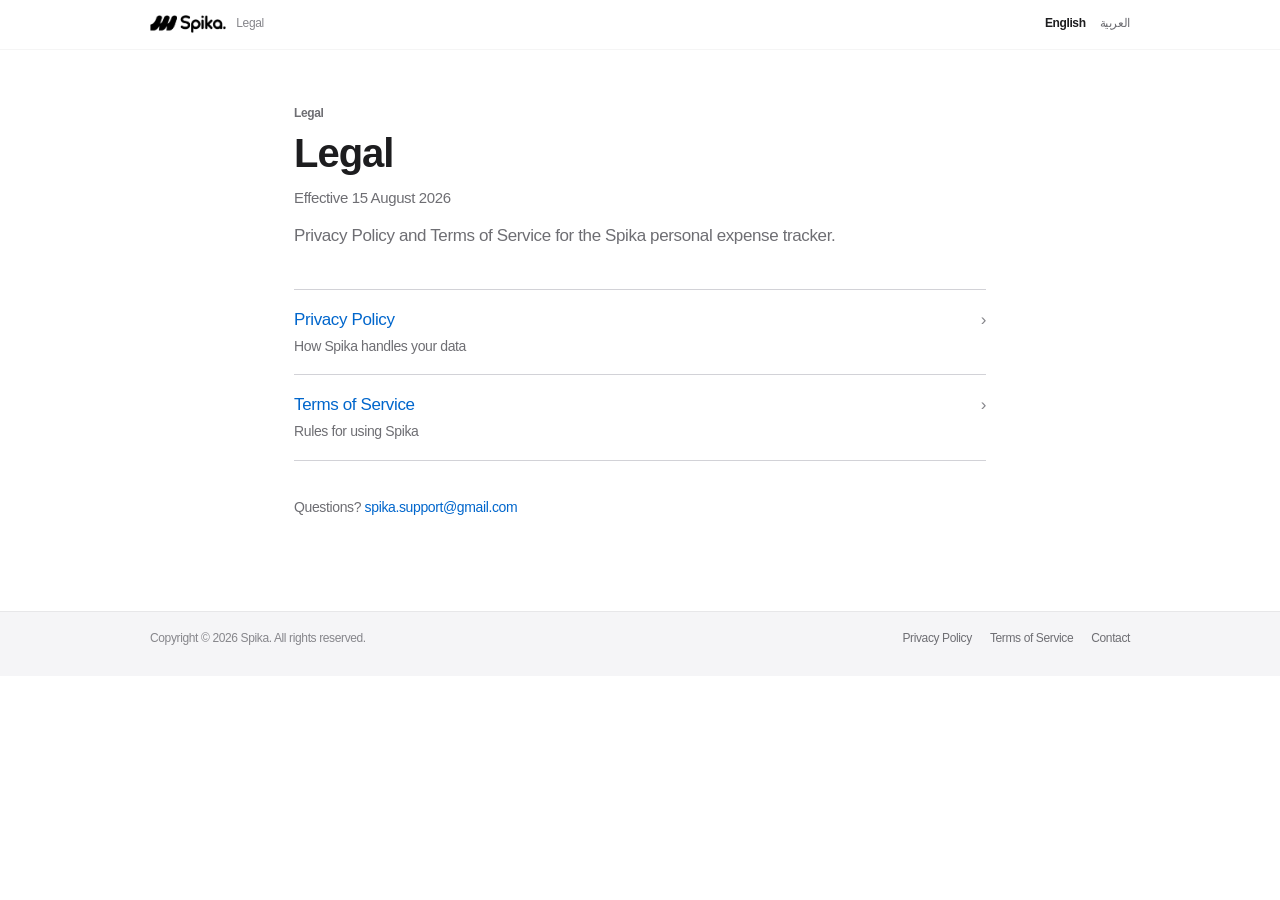
<file: index.html>
<!DOCTYPE html>
<html lang="en">
<head>
  <meta charset="utf-8" />
  <meta name="viewport" content="width=device-width, initial-scale=1" />
  <title>Spika — Legal</title>
  <meta name="description" content="Spika Terms of Service and Privacy Policy." />
  <link rel="icon" href="brand/spika_mark_light.png" type="image/png" />
  <link rel="stylesheet" href="styles.css" />
</head>
<body>
  <header class="nav">
    <div class="nav-inner">
      <a class="brand" href="index.html" aria-label="Spika Legal">
        <img class="nav-wordmark" src="brand/spika_wordmark_light.png" alt="Spika" />
        <span class="brand-sub">Legal</span>
      </a>
      <nav class="lang" aria-label="Language">
        <a class="active" href="index.html">English</a>
        <a href="index-ar.html">العربية</a>
      </nav>
    </div>
  </header>

  <main class="shell">
    <section class="legal-hub">
      <p class="legal-eyebrow">Legal</p>
      <h1>Legal</h1>
      <p class="effective">Effective 15 August 2026</p>
      <p class="lead">
        Privacy Policy and Terms of Service for the Spika personal expense tracker.
      </p>

      <ul class="doc-list">
        <li>
          <a href="privacy.html">
            <span>
              <span class="doc-list-title">Privacy Policy</span>
              <span class="doc-list-desc">How Spika handles your data</span>
            </span>
            <span class="doc-list-chevron" aria-hidden="true">›</span>
          </a>
        </li>
        <li>
          <a href="terms.html">
            <span>
              <span class="doc-list-title">Terms of Service</span>
              <span class="doc-list-desc">Rules for using Spika</span>
            </span>
            <span class="doc-list-chevron" aria-hidden="true">›</span>
          </a>
        </li>
      </ul>

      <p class="hub-contact">
        Questions? <a href="mailto:spika.support@gmail.com">spika.support@gmail.com</a>
      </p>
    </section>
  </main>

  <footer class="site-foot">
    <div class="site-foot-inner">
      <span>Copyright © 2026 Spika. All rights reserved.</span>
      <nav class="site-foot-links" aria-label="Legal documents">
        <a href="privacy.html">Privacy Policy</a>
        <a href="terms.html">Terms of Service</a>
        <a href="mailto:spika.support@gmail.com">Contact</a>
      </nav>
    </div>
  </footer>
</body>
</html>
</file>
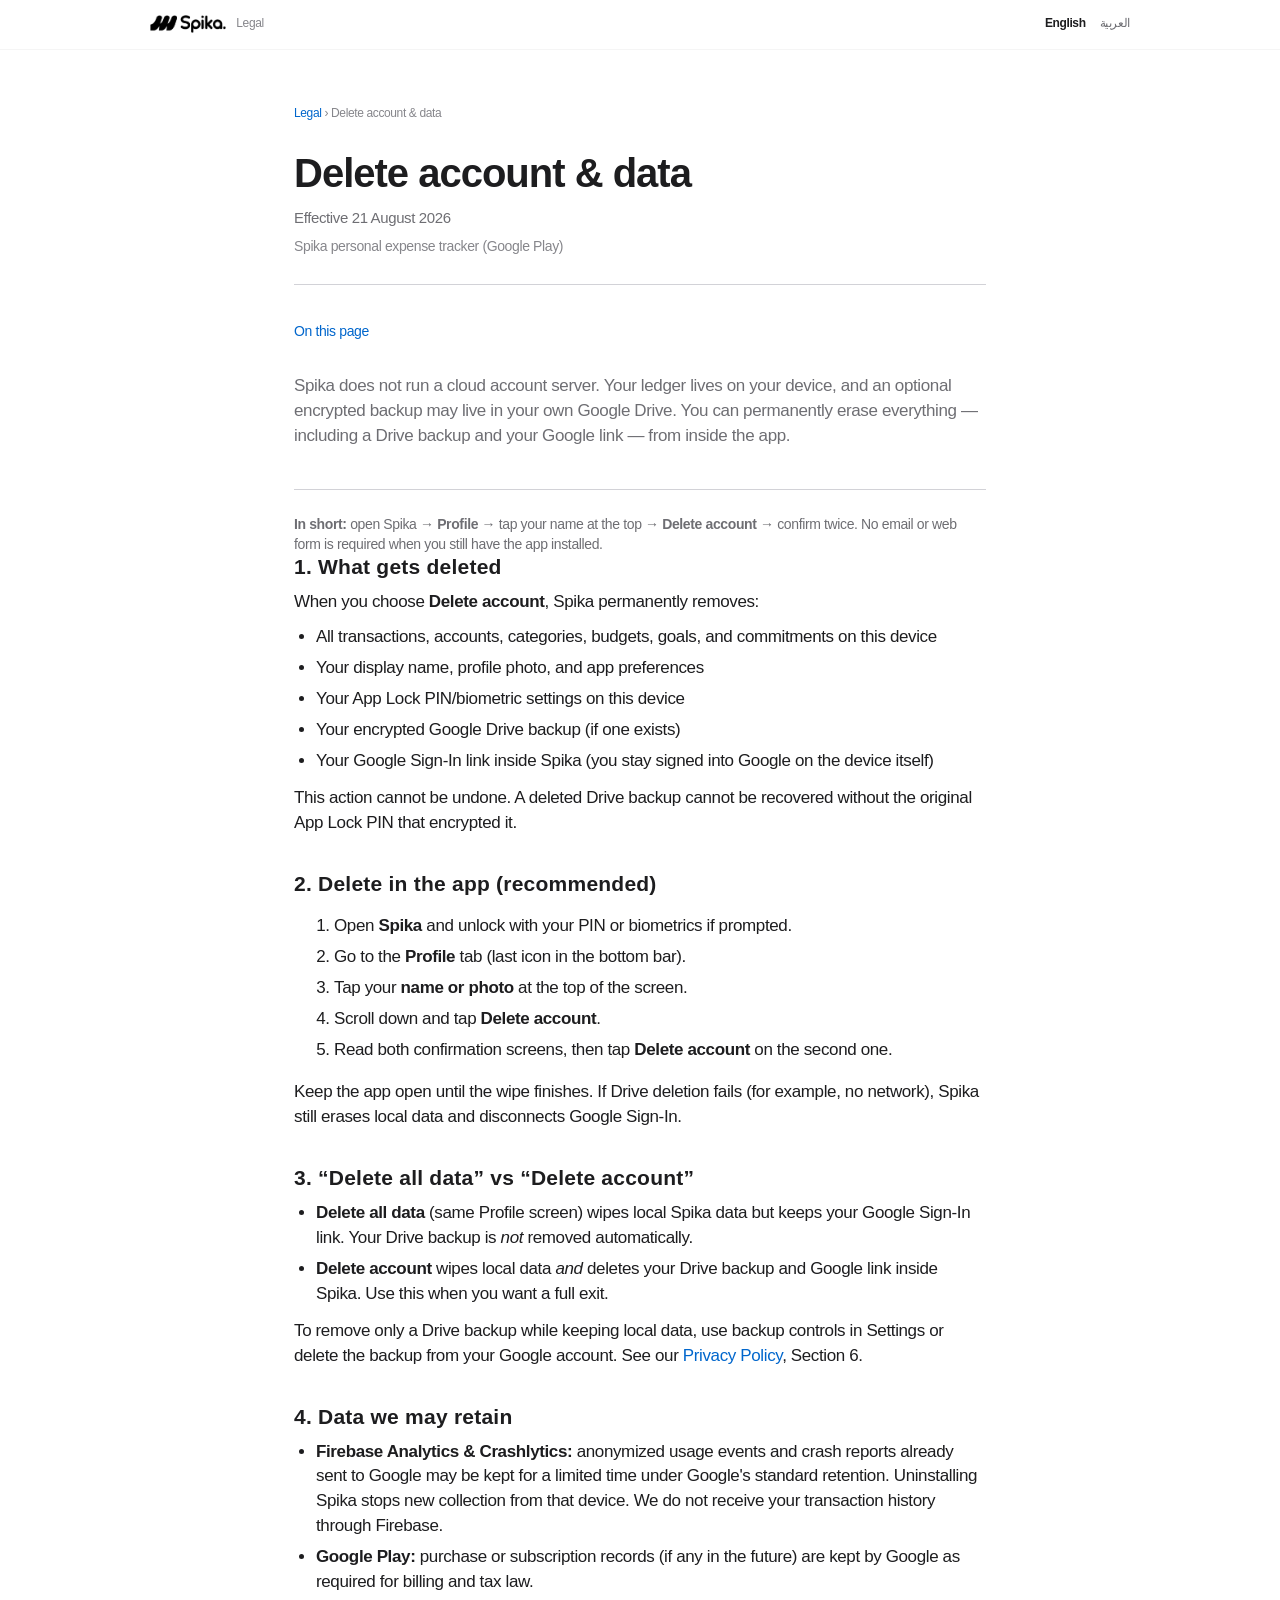
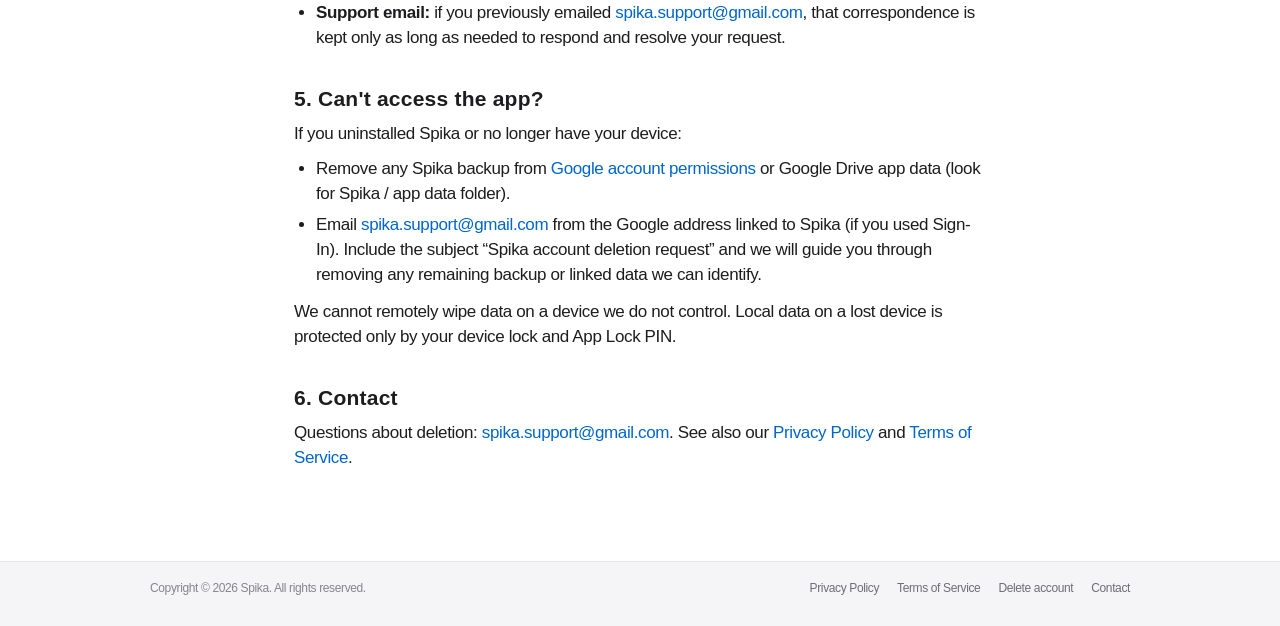
<file: delete-account.html>
<!DOCTYPE html>
<html lang="en">
<head>
  <meta charset="utf-8" />
  <meta name="viewport" content="width=device-width, initial-scale=1" />
  <title>Spika — Delete account &amp; data</title>
  <meta name="description" content="How to permanently delete your Spika account, local data, and Google Drive backup." />
  <link rel="icon" href="brand/spika_mark_light.png" type="image/png" />
  <link rel="stylesheet" href="styles.css" />
</head>
<body>
  <header class="nav">
    <div class="nav-inner">
      <a class="brand" href="index.html" aria-label="Spika Legal">
        <img class="nav-wordmark" src="brand/spika_wordmark_light.png" alt="Spika" />
        <span class="brand-sub">Legal</span>
      </a>
      <nav class="lang" aria-label="Language">
        <a class="active" href="delete-account.html">English</a>
        <a href="delete-account-ar.html">العربية</a>
      </nav>
    </div>
  </header>
  <main class="shell">
    <p class="breadcrumb">
      <a href="index.html">Legal</a>
      <span aria-hidden="true"> › </span>
      Delete account &amp; data
    </p>

    <header class="doc-head">
      <h1>Delete account &amp; data</h1>
      <p class="doc-date">Effective 21 August 2026</p>
      <p class="doc-submeta">Spika personal expense tracker (Google Play)</p>
    </header>

    <article class="paper">
      <p>
        Spika does not run a cloud account server. Your ledger lives on your device, and an
        optional encrypted backup may live in your own Google Drive. You can permanently erase
        everything — including a Drive backup and your Google link — from inside the app.
      </p>

      <aside class="doc-callout">
        <p>
          <strong>In short:</strong> open Spika → <strong>Profile</strong> → tap your name at the
          top → <strong>Delete account</strong> → confirm twice. No email or web form is required
          when you still have the app installed.
        </p>
      </aside>

      <h2>1. What gets deleted</h2>
      <p>When you choose <strong>Delete account</strong>, Spika permanently removes:</p>
      <ul>
        <li>All transactions, accounts, categories, budgets, goals, and commitments on this device</li>
        <li>Your display name, profile photo, and app preferences</li>
        <li>Your App Lock PIN/biometric settings on this device</li>
        <li>Your encrypted Google Drive backup (if one exists)</li>
        <li>Your Google Sign-In link inside Spika (you stay signed into Google on the device itself)</li>
      </ul>
      <p>This action cannot be undone. A deleted Drive backup cannot be recovered without the original App Lock PIN that encrypted it.</p>

      <h2>2. Delete in the app (recommended)</h2>
      <ol>
        <li>Open <strong>Spika</strong> and unlock with your PIN or biometrics if prompted.</li>
        <li>Go to the <strong>Profile</strong> tab (last icon in the bottom bar).</li>
        <li>Tap your <strong>name or photo</strong> at the top of the screen.</li>
        <li>Scroll down and tap <strong>Delete account</strong>.</li>
        <li>Read both confirmation screens, then tap <strong>Delete account</strong> on the second one.</li>
      </ol>
      <p>
        Keep the app open until the wipe finishes. If Drive deletion fails (for example, no
        network), Spika still erases local data and disconnects Google Sign-In.
      </p>

      <h2>3. “Delete all data” vs “Delete account”</h2>
      <ul>
        <li>
          <strong>Delete all data</strong> (same Profile screen) wipes local Spika data but keeps
          your Google Sign-In link. Your Drive backup is <em>not</em> removed automatically.
        </li>
        <li>
          <strong>Delete account</strong> wipes local data <em>and</em> deletes your Drive backup
          and Google link inside Spika. Use this when you want a full exit.
        </li>
      </ul>
      <p>
        To remove only a Drive backup while keeping local data, use backup controls in Settings
        or delete the backup from your Google account. See our
        <a href="privacy.html">Privacy Policy</a>, Section 6.
      </p>

      <h2>4. Data we may retain</h2>
      <ul>
        <li>
          <strong>Firebase Analytics &amp; Crashlytics:</strong> anonymized usage events and crash
          reports already sent to Google may be kept for a limited time under Google's standard
          retention. Uninstalling Spika stops new collection from that device. We do not receive
          your transaction history through Firebase.
        </li>
        <li>
          <strong>Google Play:</strong> purchase or subscription records (if any in the future)
          are kept by Google as required for billing and tax law.
        </li>
        <li>
          <strong>Support email:</strong> if you previously emailed
          <a href="mailto:spika.support@gmail.com">spika.support@gmail.com</a>, that correspondence
          is kept only as long as needed to respond and resolve your request.
        </li>
      </ul>

      <h2>5. Can't access the app?</h2>
      <p>If you uninstalled Spika or no longer have your device:</p>
      <ul>
        <li>
          Remove any Spika backup from
          <a href="https://myaccount.google.com/permissions" rel="noopener noreferrer">Google account permissions</a>
          or Google Drive app data (look for Spika / app data folder).
        </li>
        <li>
          Email
          <a href="mailto:spika.support@gmail.com?subject=Spika%20account%20deletion%20request">spika.support@gmail.com</a>
          from the Google address linked to Spika (if you used Sign-In). Include the subject
          “Spika account deletion request” and we will guide you through removing any remaining
          backup or linked data we can identify.
        </li>
      </ul>
      <p>
        We cannot remotely wipe data on a device we do not control. Local data on a lost device
        is protected only by your device lock and App Lock PIN.
      </p>

      <h2>6. Contact</h2>
      <p>
        Questions about deletion:
        <a href="mailto:spika.support@gmail.com">spika.support@gmail.com</a>.
        See also our <a href="privacy.html">Privacy Policy</a> and
        <a href="terms.html">Terms of Service</a>.
      </p>
    </article>
  </main>
  <footer class="site-foot">
    <div class="site-foot-inner">
      <span>Copyright © 2026 Spika. All rights reserved.</span>
      <nav class="site-foot-links" aria-label="Legal documents">
        <a href="privacy.html">Privacy Policy</a>
        <a href="terms.html">Terms of Service</a>
        <a href="delete-account.html">Delete account</a>
        <a href="mailto:spika.support@gmail.com">Contact</a>
      </nav>
    </div>
  </footer>
  <script src="legal.js" defer></script>
</body>
</html>
</file>
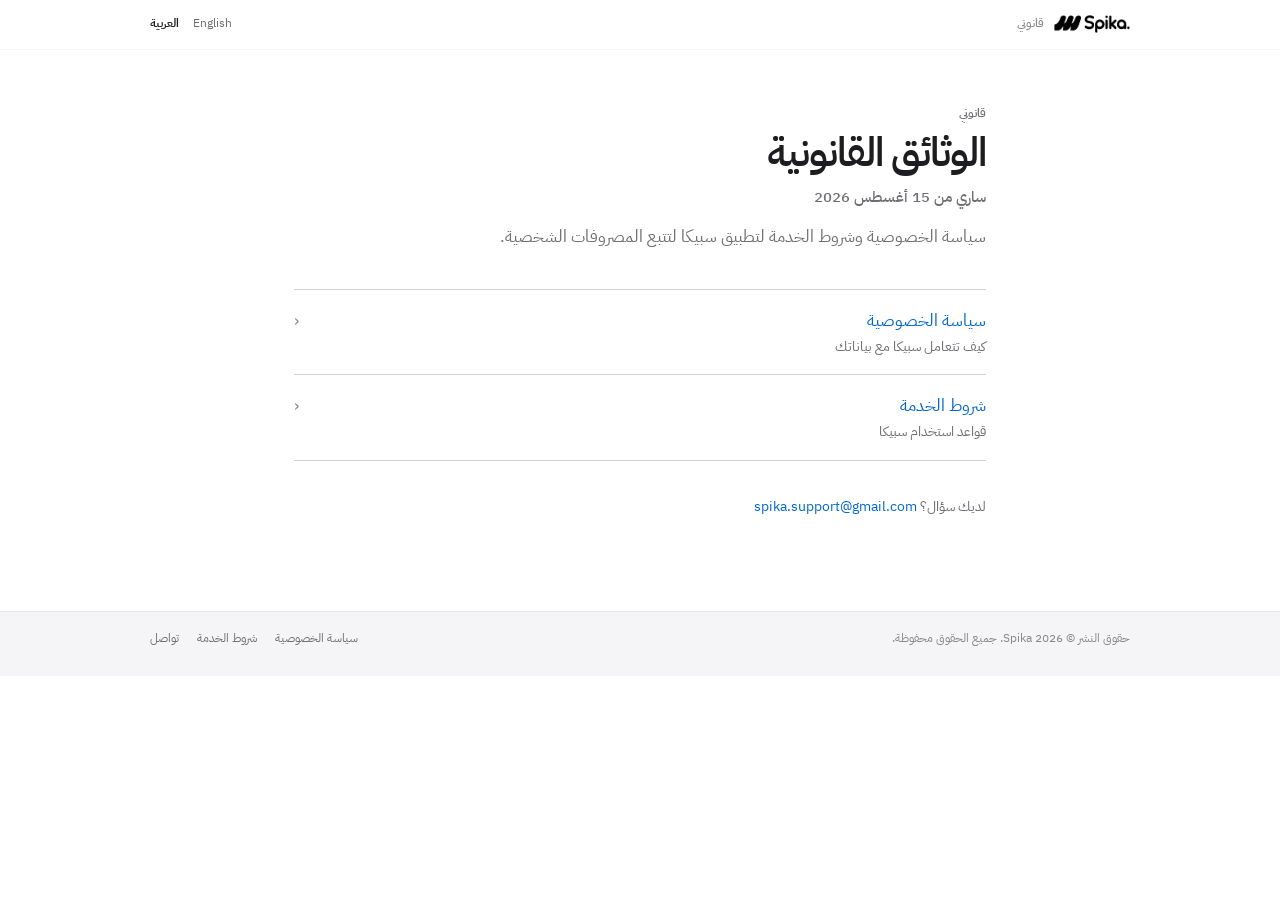
<file: index-ar.html>
<!DOCTYPE html>
<html lang="ar" dir="rtl">
<head>
  <meta charset="utf-8" />
  <meta name="viewport" content="width=device-width, initial-scale=1" />
  <title>سبيكا — الوثائق القانونية</title>
  <meta name="description" content="شروط الخدمة وسياسة الخصوصية لتطبيق سبيكا." />
  <link rel="icon" href="brand/spika_mark_light.png" type="image/png" />
  <link rel="stylesheet" href="styles.css" />
</head>
<body dir="rtl">
  <header class="nav">
    <div class="nav-inner">
      <a class="brand" href="index-ar.html" aria-label="Spika Legal">
        <img class="nav-wordmark" src="brand/spika_wordmark_light.png" alt="Spika" />
        <span class="brand-sub">قانوني</span>
      </a>
      <nav class="lang" aria-label="اللغة">
        <a href="index.html">English</a>
        <a class="active" href="index-ar.html">العربية</a>
      </nav>
    </div>
  </header>

  <main class="shell">
    <section class="legal-hub">
      <p class="legal-eyebrow">قانوني</p>
      <h1>الوثائق القانونية</h1>
      <p class="effective">ساري من 15 أغسطس 2026</p>
      <p class="lead">
        سياسة الخصوصية وشروط الخدمة لتطبيق سبيكا لتتبع المصروفات الشخصية.
      </p>

      <ul class="doc-list">
        <li>
          <a href="privacy-ar.html">
            <span>
              <span class="doc-list-title">سياسة الخصوصية</span>
              <span class="doc-list-desc">كيف تتعامل سبيكا مع بياناتك</span>
            </span>
            <span class="doc-list-chevron" aria-hidden="true">‹</span>
          </a>
        </li>
        <li>
          <a href="terms-ar.html">
            <span>
              <span class="doc-list-title">شروط الخدمة</span>
              <span class="doc-list-desc">قواعد استخدام سبيكا</span>
            </span>
            <span class="doc-list-chevron" aria-hidden="true">‹</span>
          </a>
        </li>
      </ul>

      <p class="hub-contact">
        لديك سؤال؟ <a href="mailto:spika.support@gmail.com">spika.support@gmail.com</a>
      </p>
    </section>
  </main>

  <footer class="site-foot">
    <div class="site-foot-inner">
      <span>حقوق النشر © 2026 Spika. جميع الحقوق محفوظة.</span>
      <nav class="site-foot-links" aria-label="الوثائق القانونية">
        <a href="privacy-ar.html">سياسة الخصوصية</a>
        <a href="terms-ar.html">شروط الخدمة</a>
        <a href="mailto:spika.support@gmail.com">تواصل</a>
      </nav>
    </div>
  </footer>
</body>
</html>
</file>
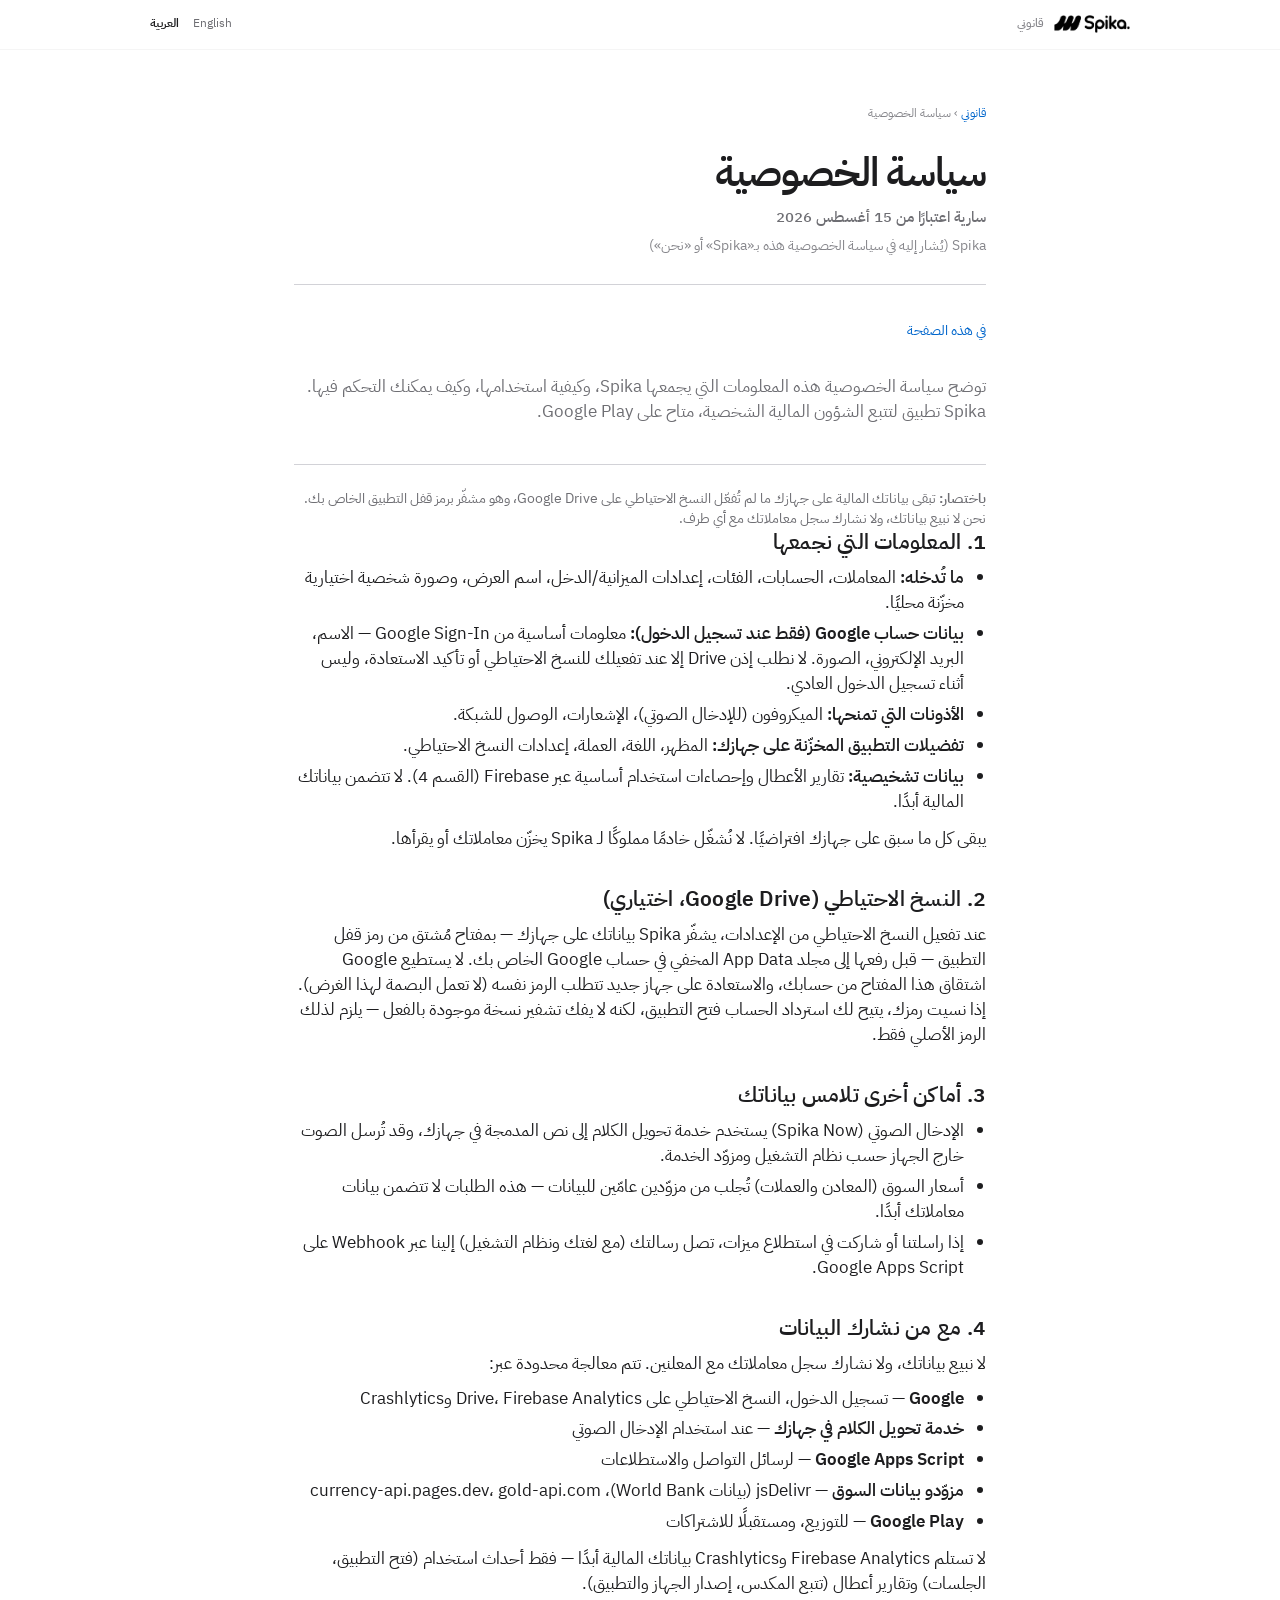
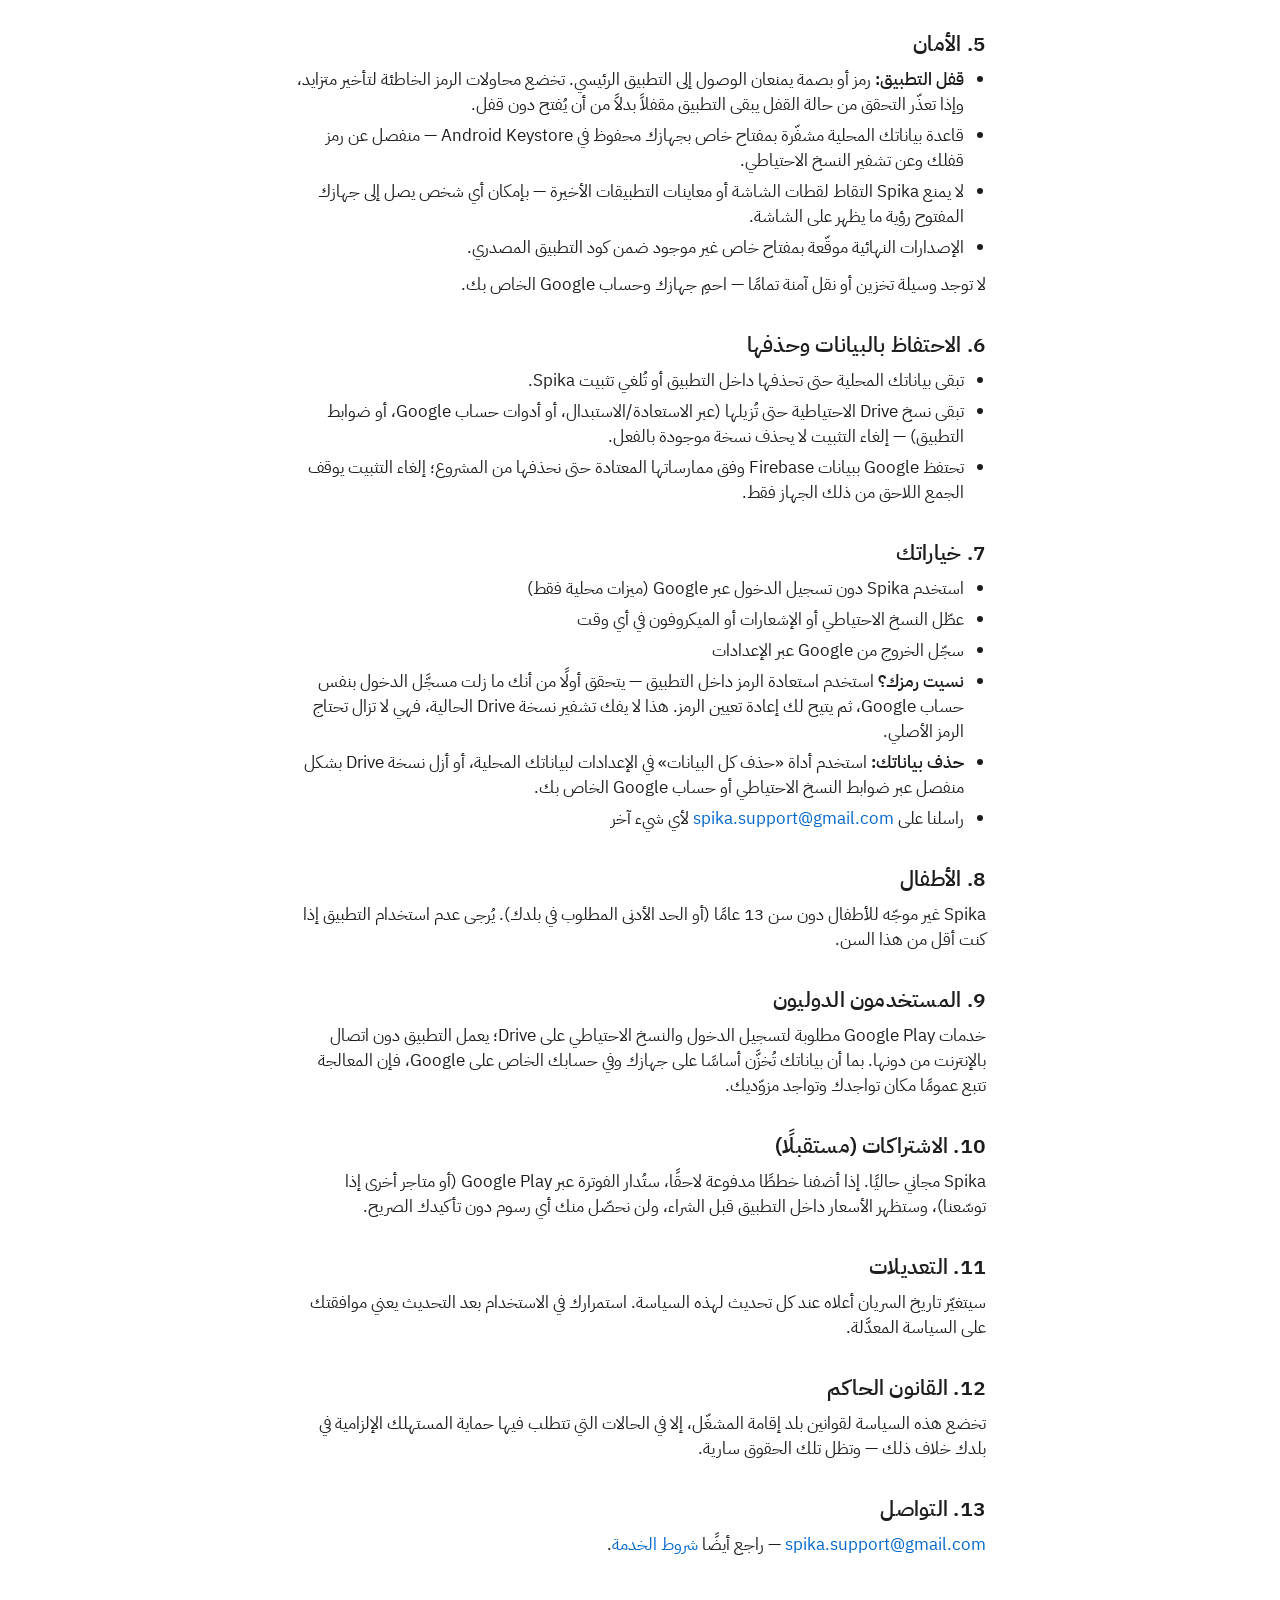
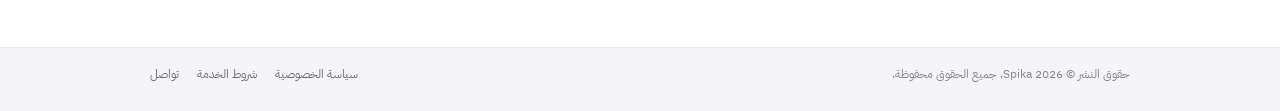
<file: privacy-ar.html>
<!DOCTYPE html>
<html lang="ar" dir="rtl">
<head>
  <meta charset="utf-8" />
  <meta name="viewport" content="width=device-width, initial-scale=1" />
  <title>Spika — سياسة الخصوصية</title>
  <meta name="description" content="سياسة الخصوصية لتطبيق Spika لتتبع المصروفات الشخصية." />
  <link rel="icon" href="brand/spika_mark_light.png" type="image/png" />
  <link rel="stylesheet" href="styles.css" />
</head>
<body dir="rtl">
  <header class="nav">
    <div class="nav-inner">
      <a class="brand" href="index-ar.html" aria-label="Spika Legal">
        <img class="nav-wordmark" src="brand/spika_wordmark_light.png" alt="Spika" />
        <span class="brand-sub">قانوني</span>
      </a>
      <nav class="lang" aria-label="اللغة">
        <a href="privacy.html">English</a>
        <a class="active" href="privacy-ar.html">العربية</a>
      </nav>
    </div>
  </header>
  <main class="shell">
    <p class="breadcrumb">
      <a href="index-ar.html">قانوني</a>
      <span aria-hidden="true"> › </span>
      سياسة الخصوصية
    </p>

    <header class="doc-head">
      <h1>سياسة الخصوصية</h1>
      <p class="doc-date">سارية اعتبارًا من 15 أغسطس 2026</p>
      <p class="doc-submeta">Spika (يُشار إليه في سياسة الخصوصية هذه بـ«Spika» أو «نحن»)</p>
    </header>

    <article class="paper">
      <p>
        توضح سياسة الخصوصية هذه المعلومات التي يجمعها Spika، وكيفية استخدامها، وكيف يمكنك
        التحكم فيها. Spika تطبيق لتتبع الشؤون المالية الشخصية، متاح على Google Play.
      </p>

      <aside class="doc-callout">
        <p>
          <strong>باختصار:</strong> تبقى بياناتك المالية على جهازك ما لم تُفعّل النسخ الاحتياطي
          على Google Drive، وهو مشفّر برمز قفل التطبيق الخاص بك. نحن لا نبيع بياناتك، ولا نشارك
          سجل معاملاتك مع أي طرف.
        </p>
      </aside>

      <h2>1. المعلومات التي نجمعها</h2>
      <ul>
        <li><strong>ما تُدخله:</strong> المعاملات، الحسابات، الفئات، إعدادات الميزانية/الدخل، اسم العرض، وصورة شخصية اختيارية مخزّنة محليًا.</li>
        <li><strong>بيانات حساب Google (فقط عند تسجيل الدخول):</strong> معلومات أساسية من Google Sign-In — الاسم، البريد الإلكتروني، الصورة. لا نطلب إذن Drive إلا عند تفعيلك للنسخ الاحتياطي أو تأكيد الاستعادة، وليس أثناء تسجيل الدخول العادي.</li>
        <li><strong>الأذونات التي تمنحها:</strong> الميكروفون (للإدخال الصوتي)، الإشعارات، الوصول للشبكة.</li>
        <li><strong>تفضيلات التطبيق المخزّنة على جهازك:</strong> المظهر، اللغة، العملة، إعدادات النسخ الاحتياطي.</li>
        <li><strong>بيانات تشخيصية:</strong> تقارير الأعطال وإحصاءات استخدام أساسية عبر Firebase (القسم 4). لا تتضمن بياناتك المالية أبدًا.</li>
      </ul>
      <p>
        يبقى كل ما سبق على جهازك افتراضيًا. لا نُشغّل خادمًا مملوكًا لـ Spika يخزّن معاملاتك
        أو يقرأها.
      </p>

      <h2>2. النسخ الاحتياطي (Google Drive، اختياري)</h2>
      <p>
        عند تفعيل النسخ الاحتياطي من الإعدادات، يشفّر Spika بياناتك على جهازك — بمفتاح مُشتق من
        رمز قفل التطبيق — قبل رفعها إلى مجلد App Data المخفي في حساب Google الخاص بك. لا يستطيع
        Google اشتقاق هذا المفتاح من حسابك، والاستعادة على جهاز جديد تتطلب الرمز نفسه (لا تعمل
        البصمة لهذا الغرض). إذا نسيت رمزك، يتيح لك استرداد الحساب فتح التطبيق، لكنه لا يفك تشفير
        نسخة موجودة بالفعل — يلزم لذلك الرمز الأصلي فقط.
      </p>

      <h2>3. أماكن أخرى تلامس بياناتك</h2>
      <ul>
        <li>الإدخال الصوتي (Spika Now) يستخدم خدمة تحويل الكلام إلى نص المدمجة في جهازك، وقد تُرسل الصوت خارج الجهاز حسب نظام التشغيل ومزوّد الخدمة.</li>
        <li>أسعار السوق (المعادن والعملات) تُجلب من مزوّدين عامّين للبيانات — هذه الطلبات لا تتضمن بيانات معاملاتك أبدًا.</li>
        <li>إذا راسلتنا أو شاركت في استطلاع ميزات، تصل رسالتك (مع لغتك ونظام التشغيل) إلينا عبر Webhook على Google Apps Script.</li>
      </ul>

      <h2>4. مع من نشارك البيانات</h2>
      <p>لا نبيع بياناتك، ولا نشارك سجل معاملاتك مع المعلنين. تتم معالجة محدودة عبر:</p>
      <ul>
        <li><strong>Google</strong> — تسجيل الدخول، النسخ الاحتياطي على Drive، Firebase Analytics وCrashlytics</li>
        <li><strong>خدمة تحويل الكلام في جهازك</strong> — عند استخدام الإدخال الصوتي</li>
        <li><strong>Google Apps Script</strong> — لرسائل التواصل والاستطلاعات</li>
        <li><strong>مزوّدو بيانات السوق</strong> — jsDelivr (بيانات World Bank)، currency-api.pages.dev، gold-api.com</li>
        <li><strong>Google Play</strong> — للتوزيع، ومستقبلًا للاشتراكات</li>
      </ul>
      <p>
        لا تستلم Firebase Analytics وCrashlytics بياناتك المالية أبدًا — فقط أحداث استخدام
        (فتح التطبيق، الجلسات) وتقارير أعطال (تتبع المكدس، إصدار الجهاز والتطبيق).
      </p>

      <h2>5. الأمان</h2>
      <ul>
        <li><strong>قفل التطبيق:</strong> رمز أو بصمة يمنعان الوصول إلى التطبيق الرئيسي. تخضع محاولات الرمز الخاطئة لتأخير متزايد، وإذا تعذّر التحقق من حالة القفل يبقى التطبيق مقفلاً بدلاً من أن يُفتح دون قفل.</li>
        <li>قاعدة بياناتك المحلية مشفّرة بمفتاح خاص بجهازك محفوظ في Android Keystore — منفصل عن رمز قفلك وعن تشفير النسخ الاحتياطي.</li>
        <li>لا يمنع Spika التقاط لقطات الشاشة أو معاينات التطبيقات الأخيرة — بإمكان أي شخص يصل إلى جهازك المفتوح رؤية ما يظهر على الشاشة.</li>
        <li>الإصدارات النهائية موقّعة بمفتاح خاص غير موجود ضمن كود التطبيق المصدري.</li>
      </ul>
      <p>لا توجد وسيلة تخزين أو نقل آمنة تمامًا — احمِ جهازك وحساب Google الخاص بك.</p>

      <h2>6. الاحتفاظ بالبيانات وحذفها</h2>
      <ul>
        <li>تبقى بياناتك المحلية حتى تحذفها داخل التطبيق أو تُلغي تثبيت Spika.</li>
        <li>تبقى نسخ Drive الاحتياطية حتى تُزيلها (عبر الاستعادة/الاستبدال، أو أدوات حساب Google، أو ضوابط التطبيق) — إلغاء التثبيت لا يحذف نسخة موجودة بالفعل.</li>
        <li>تحتفظ Google ببيانات Firebase وفق ممارساتها المعتادة حتى نحذفها من المشروع؛ إلغاء التثبيت يوقف الجمع اللاحق من ذلك الجهاز فقط.</li>
      </ul>

      <h2>7. خياراتك</h2>
      <ul>
        <li>استخدم Spika دون تسجيل الدخول عبر Google (ميزات محلية فقط)</li>
        <li>عطّل النسخ الاحتياطي أو الإشعارات أو الميكروفون في أي وقت</li>
        <li>سجّل الخروج من Google عبر الإعدادات</li>
        <li><strong>نسيت رمزك؟</strong> استخدم استعادة الرمز داخل التطبيق — يتحقق أولًا من أنك ما زلت مسجَّل الدخول بنفس حساب Google، ثم يتيح لك إعادة تعيين الرمز. هذا لا يفك تشفير نسخة Drive الحالية، فهي لا تزال تحتاج الرمز الأصلي.</li>
        <li><strong>حذف بياناتك:</strong> استخدم أداة «حذف كل البيانات» في الإعدادات لبياناتك المحلية، أو أزل نسخة Drive بشكل منفصل عبر ضوابط النسخ الاحتياطي أو حساب Google الخاص بك.</li>
        <li>راسلنا على <a href="mailto:spika.support@gmail.com">spika.support@gmail.com</a> لأي شيء آخر</li>
      </ul>

      <h2>8. الأطفال</h2>
      <p>Spika غير موجّه للأطفال دون سن 13 عامًا (أو الحد الأدنى المطلوب في بلدك). يُرجى عدم استخدام التطبيق إذا كنت أقل من هذا السن.</p>

      <h2>9. المستخدمون الدوليون</h2>
      <p>
        خدمات Google Play مطلوبة لتسجيل الدخول والنسخ الاحتياطي على Drive؛ يعمل التطبيق دون
        اتصال بالإنترنت من دونها. بما أن بياناتك تُخزَّن أساسًا على جهازك وفي حسابك الخاص على
        Google، فإن المعالجة تتبع عمومًا مكان تواجدك وتواجد مزوّديك.
      </p>

      <h2>10. الاشتراكات (مستقبلًا)</h2>
      <p>
        Spika مجاني حاليًا. إذا أضفنا خططًا مدفوعة لاحقًا، ستُدار الفوترة عبر Google Play
        (أو متاجر أخرى إذا توسّعنا)، وستظهر الأسعار داخل التطبيق قبل الشراء، ولن نحصّل منك أي
        رسوم دون تأكيدك الصريح.
      </p>

      <h2>11. التعديلات</h2>
      <p>
        سيتغيّر تاريخ السريان أعلاه عند كل تحديث لهذه السياسة. استمرارك في الاستخدام بعد التحديث
        يعني موافقتك على السياسة المعدَّلة.
      </p>

      <h2>12. القانون الحاكم</h2>
      <p>
        تخضع هذه السياسة لقوانين بلد إقامة المشغّل، إلا في الحالات التي تتطلب فيها حماية
        المستهلك الإلزامية في بلدك خلاف ذلك — وتظل تلك الحقوق سارية.
      </p>

      <h2>13. التواصل</h2>
      <p>
        <a href="mailto:spika.support@gmail.com">spika.support@gmail.com</a> — راجع أيضًا
        <a href="terms-ar.html">شروط الخدمة</a>.
      </p>
    </article>
  </main>
  <footer class="site-foot">
    <div class="site-foot-inner">
      <span>حقوق النشر © 2026 Spika. جميع الحقوق محفوظة.</span>
      <nav class="site-foot-links" aria-label="الوثائق القانونية">
        <a href="privacy-ar.html">سياسة الخصوصية</a>
        <a href="terms-ar.html">شروط الخدمة</a>
        <a href="mailto:spika.support@gmail.com">تواصل</a>
      </nav>
    </div>
  </footer>
  <script src="legal.js" defer></script>
</body>
</html>
</file>
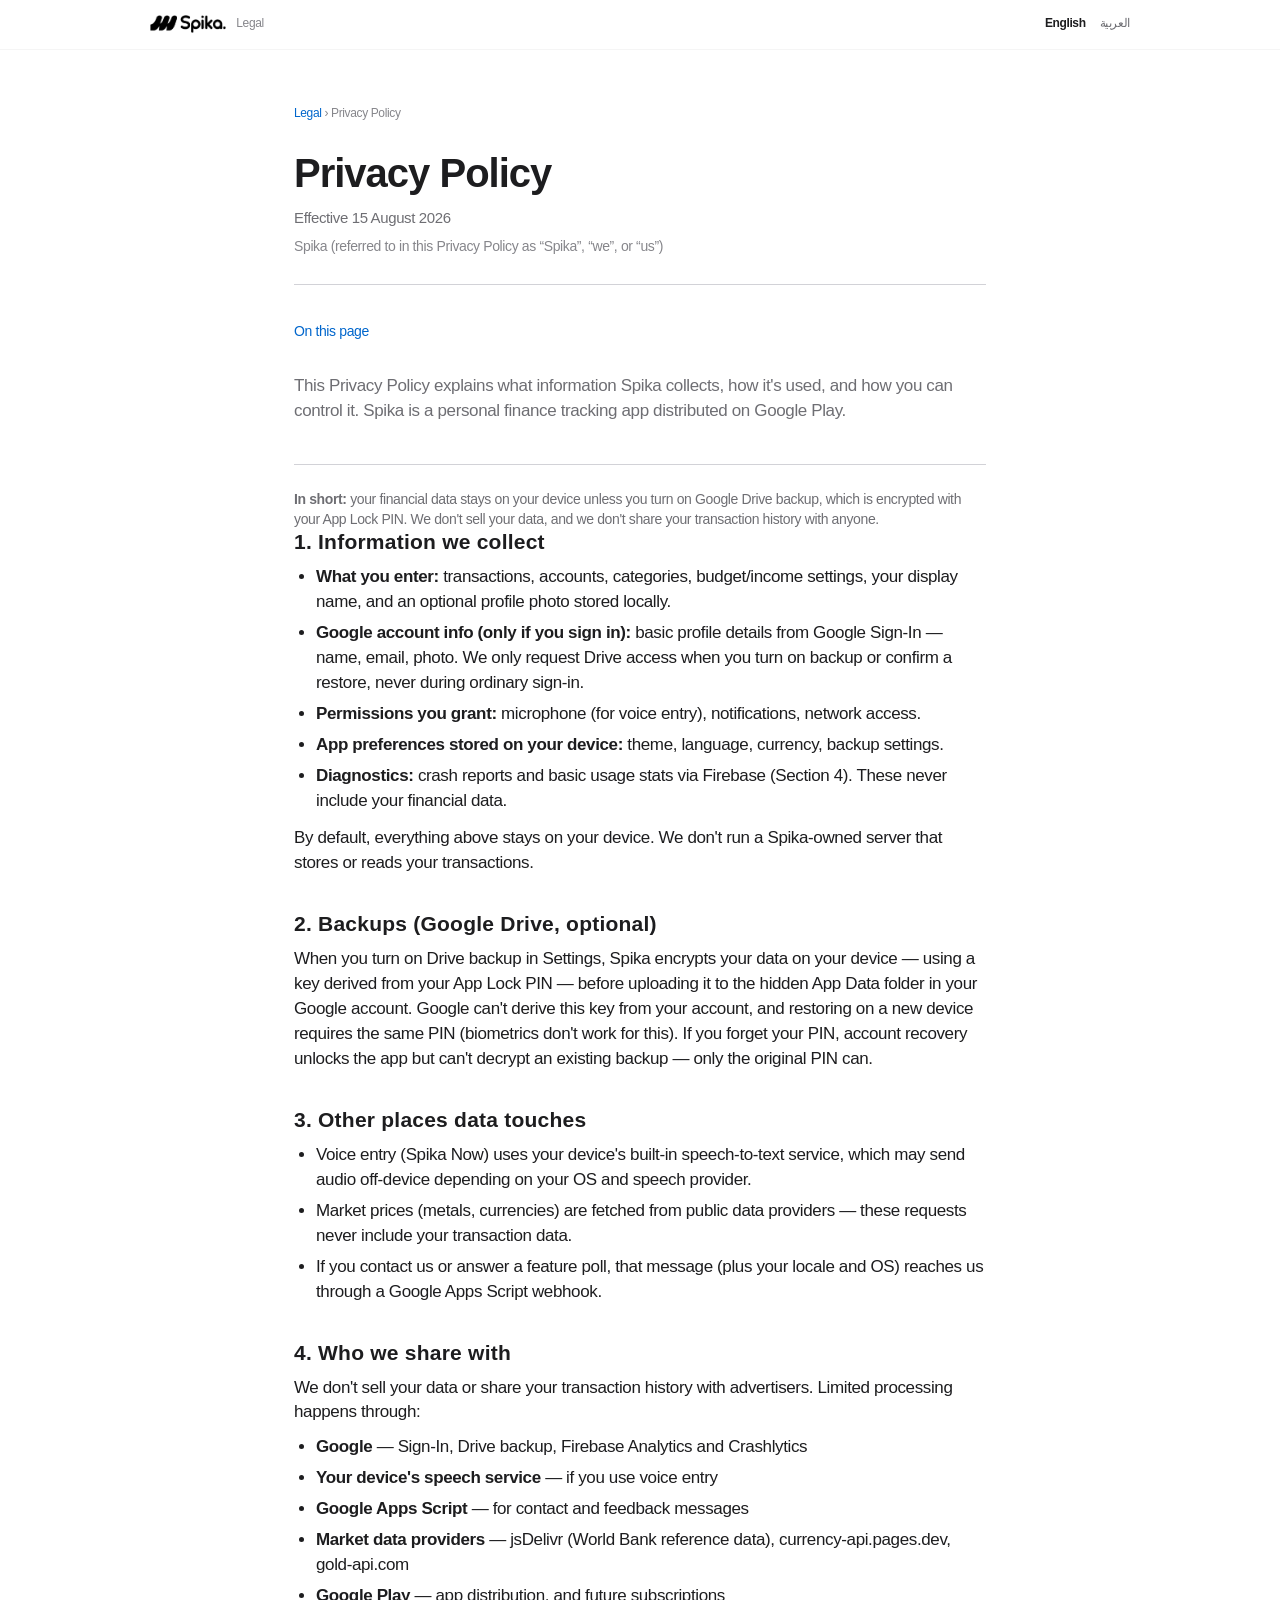
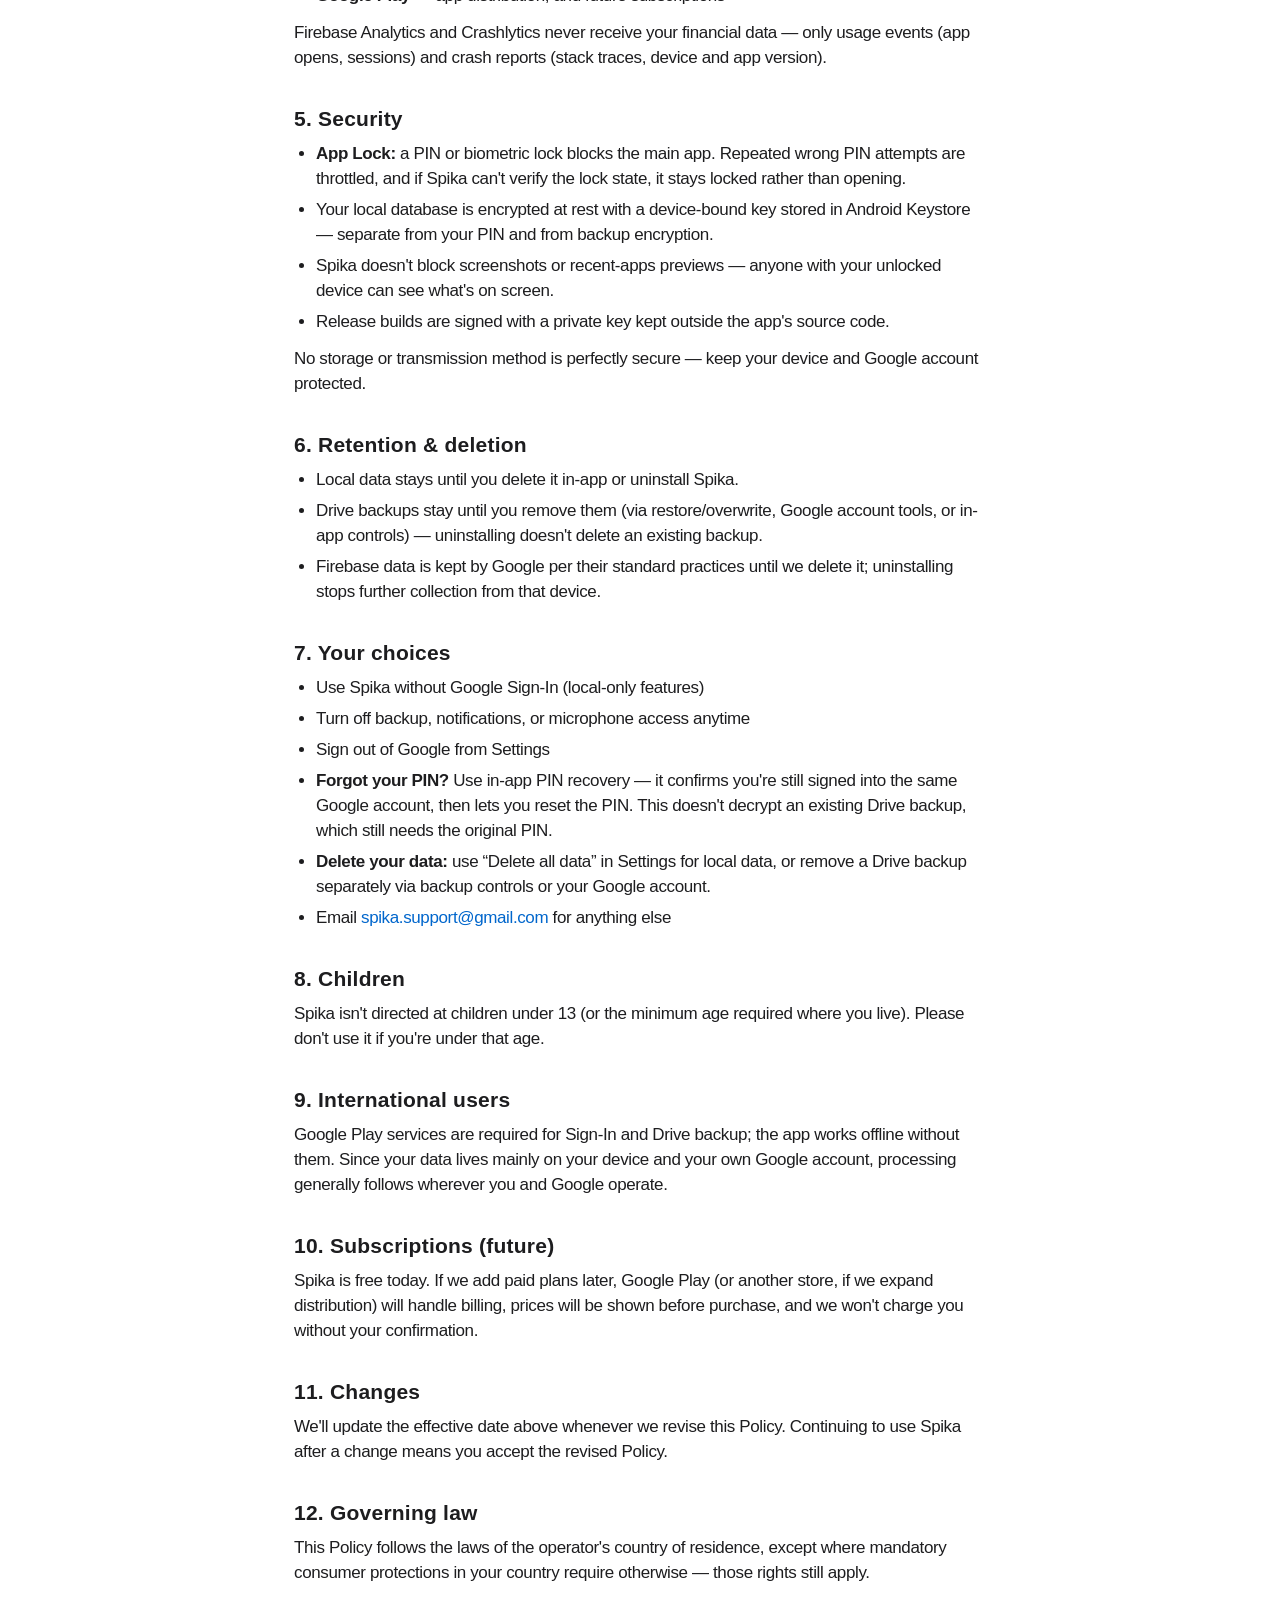
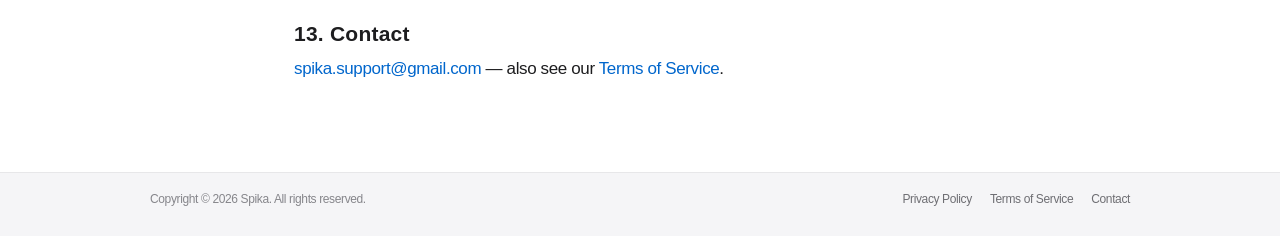
<file: privacy.html>
<!DOCTYPE html>
<html lang="en">
<head>
  <meta charset="utf-8" />
  <meta name="viewport" content="width=device-width, initial-scale=1" />
  <title>Spika — Privacy Policy</title>
  <meta name="description" content="Privacy Policy for the Spika personal expense tracker app." />
  <link rel="icon" href="brand/spika_mark_light.png" type="image/png" />
  <link rel="stylesheet" href="styles.css" />
</head>
<body>
  <header class="nav">
    <div class="nav-inner">
      <a class="brand" href="index.html" aria-label="Spika Legal">
        <img class="nav-wordmark" src="brand/spika_wordmark_light.png" alt="Spika" />
        <span class="brand-sub">Legal</span>
      </a>
      <nav class="lang" aria-label="Language">
        <a class="active" href="privacy.html">English</a>
        <a href="privacy-ar.html">العربية</a>
      </nav>
    </div>
  </header>
  <main class="shell">
    <p class="breadcrumb">
      <a href="index.html">Legal</a>
      <span aria-hidden="true"> › </span>
      Privacy Policy
    </p>

    <header class="doc-head">
      <h1>Privacy Policy</h1>
      <p class="doc-date">Effective 15 August 2026</p>
      <p class="doc-submeta">Spika (referred to in this Privacy Policy as “Spika”, “we”, or “us”)</p>
    </header>

    <article class="paper">
      <p>
        This Privacy Policy explains what information Spika collects, how it's used, and how you
        can control it. Spika is a personal finance tracking app distributed on Google Play.
      </p>

      <aside class="doc-callout">
        <p>
          <strong>In short:</strong> your financial data stays on your device unless you turn on
          Google Drive backup, which is encrypted with your App Lock PIN. We don't sell your data,
          and we don't share your transaction history with anyone.
        </p>
      </aside>

      <h2>1. Information we collect</h2>
      <ul>
        <li><strong>What you enter:</strong> transactions, accounts, categories, budget/income settings, your display name, and an optional profile photo stored locally.</li>
        <li><strong>Google account info (only if you sign in):</strong> basic profile details from Google Sign-In — name, email, photo. We only request Drive access when you turn on backup or confirm a restore, never during ordinary sign-in.</li>
        <li><strong>Permissions you grant:</strong> microphone (for voice entry), notifications, network access.</li>
        <li><strong>App preferences stored on your device:</strong> theme, language, currency, backup settings.</li>
        <li><strong>Diagnostics:</strong> crash reports and basic usage stats via Firebase (Section 4). These never include your financial data.</li>
      </ul>
      <p>
        By default, everything above stays on your device. We don't run a Spika-owned server
        that stores or reads your transactions.
      </p>

      <h2>2. Backups (Google Drive, optional)</h2>
      <p>
        When you turn on Drive backup in Settings, Spika encrypts your data on your device —
        using a key derived from your App Lock PIN — before uploading it to the hidden App Data
        folder in your Google account. Google can't derive this key from your account, and
        restoring on a new device requires the same PIN (biometrics don't work for this). If you
        forget your PIN, account recovery unlocks the app but can't decrypt an existing backup —
        only the original PIN can.
      </p>

      <h2>3. Other places data touches</h2>
      <ul>
        <li>Voice entry (Spika Now) uses your device's built-in speech-to-text service, which may send audio off-device depending on your OS and speech provider.</li>
        <li>Market prices (metals, currencies) are fetched from public data providers — these requests never include your transaction data.</li>
        <li>If you contact us or answer a feature poll, that message (plus your locale and OS) reaches us through a Google Apps Script webhook.</li>
      </ul>

      <h2>4. Who we share with</h2>
      <p>We don't sell your data or share your transaction history with advertisers. Limited processing happens through:</p>
      <ul>
        <li><strong>Google</strong> — Sign-In, Drive backup, Firebase Analytics and Crashlytics</li>
        <li><strong>Your device's speech service</strong> — if you use voice entry</li>
        <li><strong>Google Apps Script</strong> — for contact and feedback messages</li>
        <li><strong>Market data providers</strong> — jsDelivr (World Bank reference data), currency-api.pages.dev, gold-api.com</li>
        <li><strong>Google Play</strong> — app distribution, and future subscriptions</li>
      </ul>
      <p>
        Firebase Analytics and Crashlytics never receive your financial data — only usage events
        (app opens, sessions) and crash reports (stack traces, device and app version).
      </p>

      <h2>5. Security</h2>
      <ul>
        <li><strong>App Lock:</strong> a PIN or biometric lock blocks the main app. Repeated wrong PIN attempts are throttled, and if Spika can't verify the lock state, it stays locked rather than opening.</li>
        <li>Your local database is encrypted at rest with a device-bound key stored in Android Keystore — separate from your PIN and from backup encryption.</li>
        <li>Spika doesn't block screenshots or recent-apps previews — anyone with your unlocked device can see what's on screen.</li>
        <li>Release builds are signed with a private key kept outside the app's source code.</li>
      </ul>
      <p>No storage or transmission method is perfectly secure — keep your device and Google account protected.</p>

      <h2>6. Retention &amp; deletion</h2>
      <ul>
        <li>Local data stays until you delete it in-app or uninstall Spika.</li>
        <li>Drive backups stay until you remove them (via restore/overwrite, Google account tools, or in-app controls) — uninstalling doesn't delete an existing backup.</li>
        <li>Firebase data is kept by Google per their standard practices until we delete it; uninstalling stops further collection from that device.</li>
      </ul>

      <h2>7. Your choices</h2>
      <ul>
        <li>Use Spika without Google Sign-In (local-only features)</li>
        <li>Turn off backup, notifications, or microphone access anytime</li>
        <li>Sign out of Google from Settings</li>
        <li><strong>Forgot your PIN?</strong> Use in-app PIN recovery — it confirms you're still signed into the same Google account, then lets you reset the PIN. This doesn't decrypt an existing Drive backup, which still needs the original PIN.</li>
        <li><strong>Delete your data:</strong> use “Delete all data” in Settings for local data, or remove a Drive backup separately via backup controls or your Google account.</li>
        <li>Email <a href="mailto:spika.support@gmail.com">spika.support@gmail.com</a> for anything else</li>
      </ul>

      <h2>8. Children</h2>
      <p>Spika isn't directed at children under 13 (or the minimum age required where you live). Please don't use it if you're under that age.</p>

      <h2>9. International users</h2>
      <p>
        Google Play services are required for Sign-In and Drive backup; the app works offline
        without them. Since your data lives mainly on your device and your own Google account,
        processing generally follows wherever you and Google operate.
      </p>

      <h2>10. Subscriptions (future)</h2>
      <p>
        Spika is free today. If we add paid plans later, Google Play (or another store, if we
        expand distribution) will handle billing, prices will be shown before purchase, and we
        won't charge you without your confirmation.
      </p>

      <h2>11. Changes</h2>
      <p>
        We'll update the effective date above whenever we revise this Policy. Continuing to use
        Spika after a change means you accept the revised Policy.
      </p>

      <h2>12. Governing law</h2>
      <p>
        This Policy follows the laws of the operator's country of residence, except where
        mandatory consumer protections in your country require otherwise — those rights still apply.
      </p>

      <h2>13. Contact</h2>
      <p>
        <a href="mailto:spika.support@gmail.com">spika.support@gmail.com</a> — also see our
        <a href="terms.html">Terms of Service</a>.
      </p>
    </article>
  </main>
  <footer class="site-foot">
    <div class="site-foot-inner">
      <span>Copyright © 2026 Spika. All rights reserved.</span>
      <nav class="site-foot-links" aria-label="Legal documents">
        <a href="privacy.html">Privacy Policy</a>
        <a href="terms.html">Terms of Service</a>
        <a href="mailto:spika.support@gmail.com">Contact</a>
      </nav>
    </div>
  </footer>
  <script src="legal.js" defer></script>
</body>
</html>
</file>
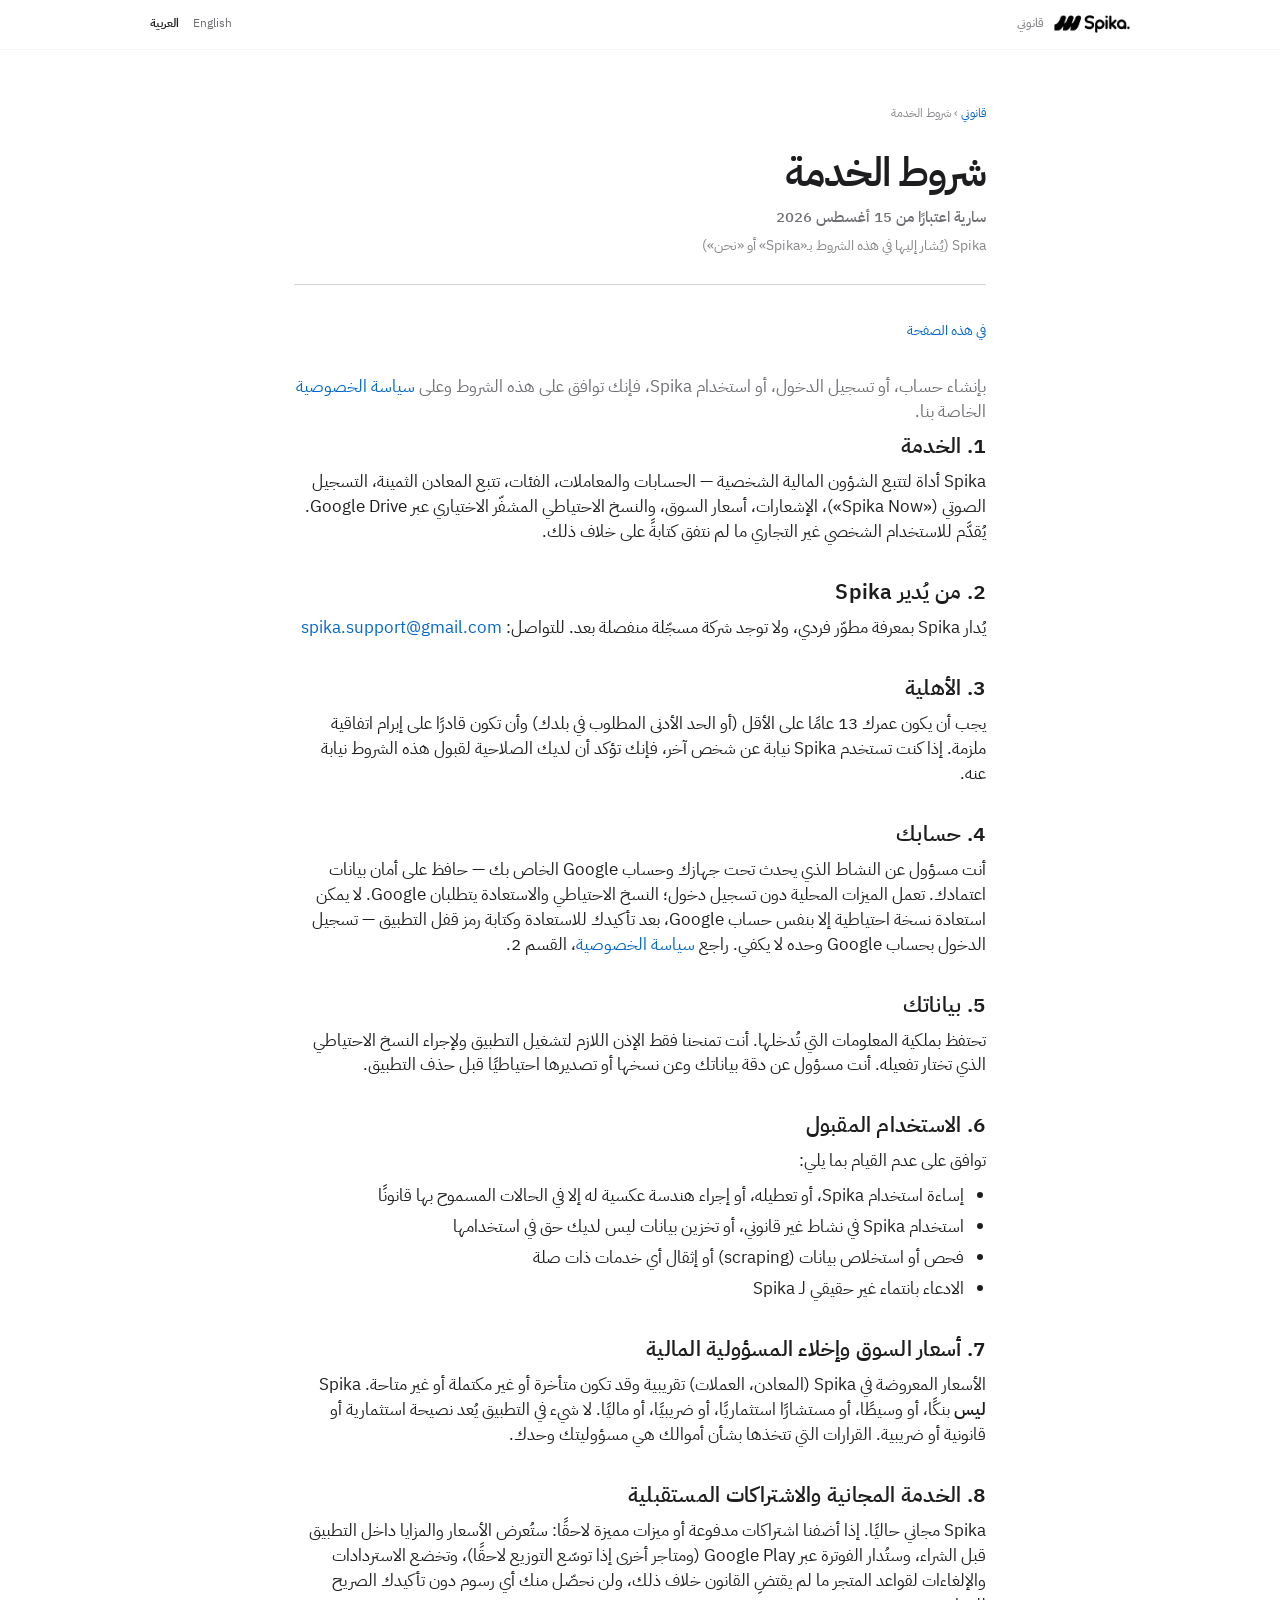
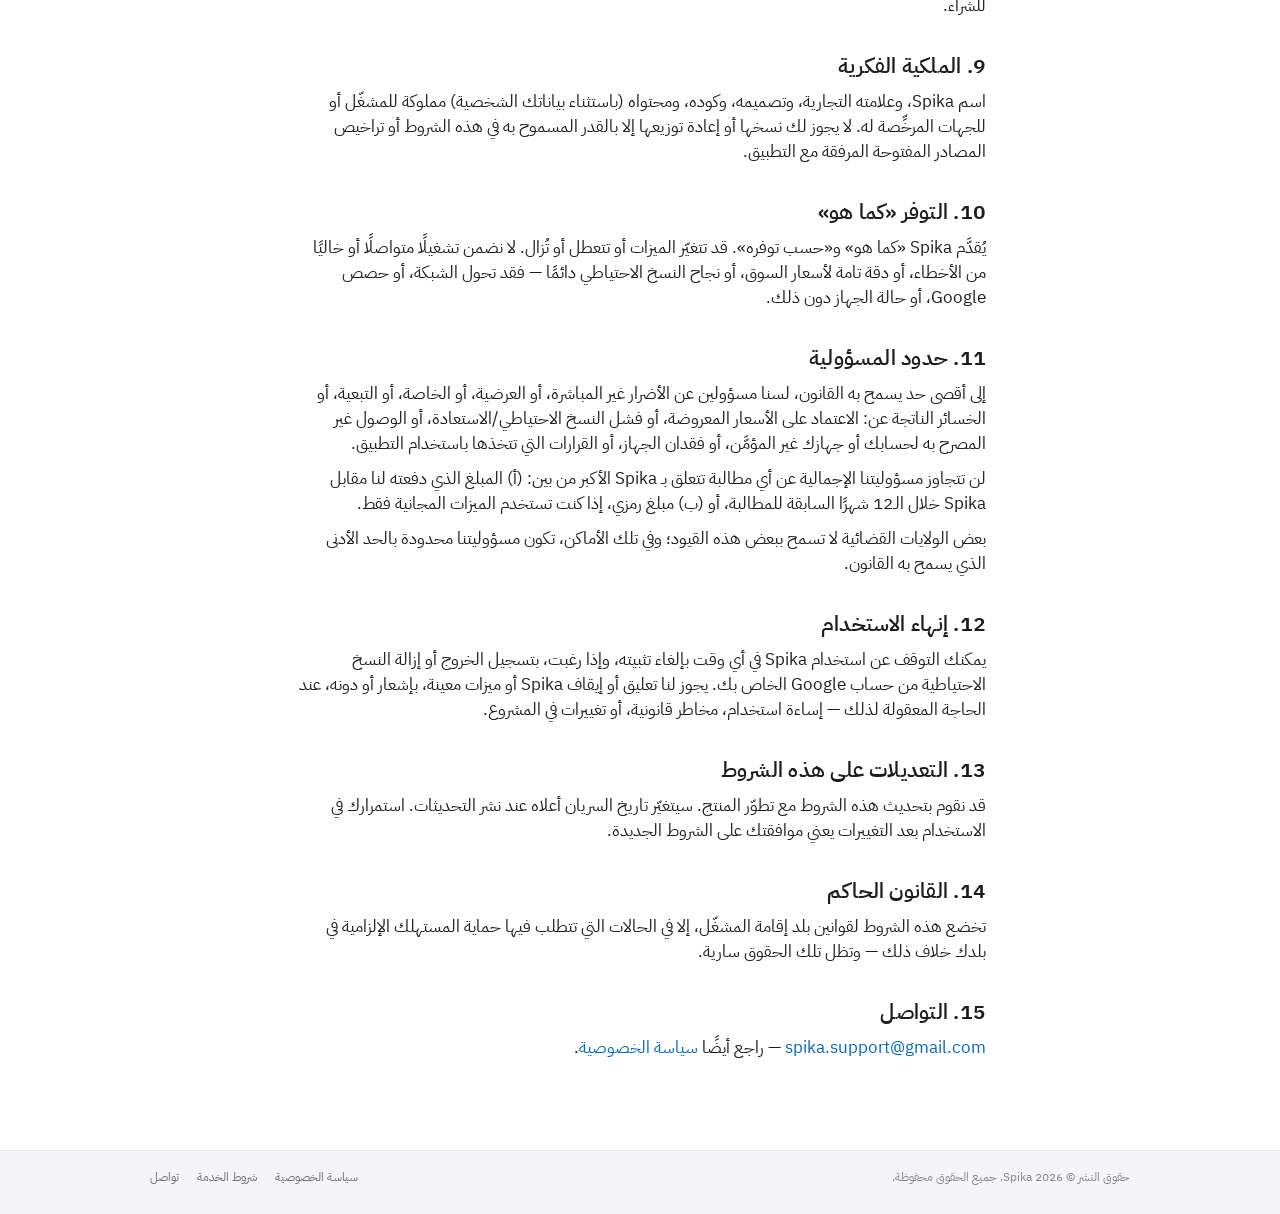
<file: terms-ar.html>
<!DOCTYPE html>
<html lang="ar" dir="rtl">
<head>
  <meta charset="utf-8" />
  <meta name="viewport" content="width=device-width, initial-scale=1" />
  <title>Spika — شروط الخدمة</title>
  <meta name="description" content="شروط الخدمة لتطبيق Spika." />
  <link rel="icon" href="brand/spika_mark_light.png" type="image/png" />
  <link rel="stylesheet" href="styles.css" />
</head>
<body dir="rtl">
  <header class="nav">
    <div class="nav-inner">
      <a class="brand" href="index-ar.html" aria-label="Spika Legal">
        <img class="nav-wordmark" src="brand/spika_wordmark_light.png" alt="Spika" />
        <span class="brand-sub">قانوني</span>
      </a>
      <nav class="lang" aria-label="اللغة">
        <a href="terms.html">English</a>
        <a class="active" href="terms-ar.html">العربية</a>
      </nav>
    </div>
  </header>
  <main class="shell">
    <p class="breadcrumb">
      <a href="index-ar.html">قانوني</a>
      <span aria-hidden="true"> › </span>
      شروط الخدمة
    </p>

    <header class="doc-head">
      <h1>شروط الخدمة</h1>
      <p class="doc-date">سارية اعتبارًا من 15 أغسطس 2026</p>
      <p class="doc-submeta">Spika (يُشار إليها في هذه الشروط بـ«Spika» أو «نحن»)</p>
    </header>

    <article class="paper">
      <p>
        بإنشاء حساب، أو تسجيل الدخول، أو استخدام Spika، فإنك توافق على هذه الشروط وعلى
        <a href="privacy-ar.html">سياسة الخصوصية</a> الخاصة بنا.
      </p>

      <h2>1. الخدمة</h2>
      <p>
        Spika أداة لتتبع الشؤون المالية الشخصية — الحسابات والمعاملات، الفئات، تتبع المعادن
        الثمينة، التسجيل الصوتي («Spika Now»)، الإشعارات، أسعار السوق، والنسخ الاحتياطي المشفّر
        الاختياري عبر Google Drive. يُقدَّم للاستخدام الشخصي غير التجاري ما لم نتفق كتابةً على
        خلاف ذلك.
      </p>

      <h2>2. من يُدير Spika</h2>
      <p>
        يُدار Spika بمعرفة مطوّر فردي، ولا توجد شركة مسجّلة منفصلة بعد.
        للتواصل: <a href="mailto:spika.support@gmail.com">spika.support@gmail.com</a>
      </p>

      <h2>3. الأهلية</h2>
      <p>
        يجب أن يكون عمرك 13 عامًا على الأقل (أو الحد الأدنى المطلوب في بلدك) وأن تكون قادرًا على
        إبرام اتفاقية ملزمة. إذا كنت تستخدم Spika نيابة عن شخص آخر، فإنك تؤكد أن لديك الصلاحية
        لقبول هذه الشروط نيابة عنه.
      </p>

      <h2>4. حسابك</h2>
      <p>
        أنت مسؤول عن النشاط الذي يحدث تحت جهازك وحساب Google الخاص بك — حافظ على أمان بيانات
        اعتمادك. تعمل الميزات المحلية دون تسجيل دخول؛ النسخ الاحتياطي والاستعادة يتطلبان Google.
        لا يمكن استعادة نسخة احتياطية إلا بنفس حساب Google، بعد تأكيدك للاستعادة وكتابة رمز قفل
        التطبيق — تسجيل الدخول بحساب Google وحده لا يكفي. راجع
        <a href="privacy-ar.html">سياسة الخصوصية</a>، القسم 2.
      </p>

      <h2>5. بياناتك</h2>
      <p>
        تحتفظ بملكية المعلومات التي تُدخلها. أنت تمنحنا فقط الإذن اللازم لتشغيل التطبيق ولإجراء
        النسخ الاحتياطي الذي تختار تفعيله. أنت مسؤول عن دقة بياناتك وعن نسخها أو تصديرها احتياطيًا
        قبل حذف التطبيق.
      </p>

      <h2>6. الاستخدام المقبول</h2>
      <p>توافق على عدم القيام بما يلي:</p>
      <ul>
        <li>إساءة استخدام Spika، أو تعطيله، أو إجراء هندسة عكسية له إلا في الحالات المسموح بها قانونًا</li>
        <li>استخدام Spika في نشاط غير قانوني، أو تخزين بيانات ليس لديك حق في استخدامها</li>
        <li>فحص أو استخلاص بيانات (scraping) أو إثقال أي خدمات ذات صلة</li>
        <li>الادعاء بانتماء غير حقيقي لـ Spika</li>
      </ul>

      <h2>7. أسعار السوق وإخلاء المسؤولية المالية</h2>
      <p>
        الأسعار المعروضة في Spika (المعادن، العملات) تقريبية وقد تكون متأخرة أو غير مكتملة أو
        غير متاحة. Spika <strong>ليس</strong> بنكًا، أو وسيطًا، أو مستشارًا استثماريًا، أو
        ضريبيًا، أو ماليًا. لا شيء في التطبيق يُعد نصيحة استثمارية أو قانونية أو ضريبية. القرارات
        التي تتخذها بشأن أموالك هي مسؤوليتك وحدك.
      </p>

      <h2>8. الخدمة المجانية والاشتراكات المستقبلية</h2>
      <p>
        Spika مجاني حاليًا. إذا أضفنا اشتراكات مدفوعة أو ميزات مميزة لاحقًا: ستُعرض الأسعار
        والمزايا داخل التطبيق قبل الشراء، وستُدار الفوترة عبر Google Play (ومتاجر أخرى إذا توسّع
        التوزيع لاحقًا)، وتخضع الاستردادات والإلغاءات لقواعد المتجر ما لم يقتضِ القانون خلاف ذلك،
        ولن نحصّل منك أي رسوم دون تأكيدك الصريح للشراء.
      </p>

      <h2>9. الملكية الفكرية</h2>
      <p>
        اسم Spika، وعلامته التجارية، وتصميمه، وكوده، ومحتواه (باستثناء بياناتك الشخصية) مملوكة
        للمشغّل أو للجهات المرخِّصة له. لا يجوز لك نسخها أو إعادة توزيعها إلا بالقدر المسموح به في
        هذه الشروط أو تراخيص المصادر المفتوحة المرفقة مع التطبيق.
      </p>

      <h2>10. التوفر «كما هو»</h2>
      <p>
        يُقدَّم Spika «كما هو» و«حسب توفره». قد تتغيّر الميزات أو تتعطل أو تُزال. لا نضمن تشغيلًا
        متواصلًا أو خاليًا من الأخطاء، أو دقة تامة لأسعار السوق، أو نجاح النسخ الاحتياطي دائمًا —
        فقد تحول الشبكة، أو حصص Google، أو حالة الجهاز دون ذلك.
      </p>

      <h2>11. حدود المسؤولية</h2>
      <p>
        إلى أقصى حد يسمح به القانون، لسنا مسؤولين عن الأضرار غير المباشرة، أو العرضية، أو
        الخاصة، أو التبعية، أو الخسائر الناتجة عن: الاعتماد على الأسعار المعروضة، أو فشل النسخ
        الاحتياطي/الاستعادة، أو الوصول غير المصرح به لحسابك أو جهازك غير المؤمَّن، أو فقدان
        الجهاز، أو القرارات التي تتخذها باستخدام التطبيق.
      </p>
      <p>
        لن تتجاوز مسؤوليتنا الإجمالية عن أي مطالبة تتعلق بـ Spika الأكبر من بين: (أ) المبلغ الذي
        دفعته لنا مقابل Spika خلال الـ12 شهرًا السابقة للمطالبة، أو (ب) مبلغ رمزي، إذا كنت تستخدم
        الميزات المجانية فقط.
      </p>
      <p>
        بعض الولايات القضائية لا تسمح ببعض هذه القيود؛ وفي تلك الأماكن، تكون مسؤوليتنا محدودة
        بالحد الأدنى الذي يسمح به القانون.
      </p>

      <h2>12. إنهاء الاستخدام</h2>
      <p>
        يمكنك التوقف عن استخدام Spika في أي وقت بإلغاء تثبيته، وإذا رغبت، بتسجيل الخروج أو إزالة
        النسخ الاحتياطية من حساب Google الخاص بك. يجوز لنا تعليق أو إيقاف Spika أو ميزات معينة،
        بإشعار أو دونه، عند الحاجة المعقولة لذلك — إساءة استخدام، مخاطر قانونية، أو تغييرات في
        المشروع.
      </p>

      <h2>13. التعديلات على هذه الشروط</h2>
      <p>
        قد نقوم بتحديث هذه الشروط مع تطوّر المنتج. سيتغيّر تاريخ السريان أعلاه عند نشر التحديثات.
        استمرارك في الاستخدام بعد التغييرات يعني موافقتك على الشروط الجديدة.
      </p>

      <h2>14. القانون الحاكم</h2>
      <p>
        تخضع هذه الشروط لقوانين بلد إقامة المشغّل، إلا في الحالات التي تتطلب فيها حماية المستهلك
        الإلزامية في بلدك خلاف ذلك — وتظل تلك الحقوق سارية.
      </p>

      <h2>15. التواصل</h2>
      <p>
        <a href="mailto:spika.support@gmail.com">spika.support@gmail.com</a> — راجع أيضًا
        <a href="privacy-ar.html">سياسة الخصوصية</a>.
      </p>
    </article>
  </main>
  <footer class="site-foot">
    <div class="site-foot-inner">
      <span>حقوق النشر © 2026 Spika. جميع الحقوق محفوظة.</span>
      <nav class="site-foot-links" aria-label="الوثائق القانونية">
        <a href="privacy-ar.html">سياسة الخصوصية</a>
        <a href="terms-ar.html">شروط الخدمة</a>
        <a href="mailto:spika.support@gmail.com">تواصل</a>
      </nav>
    </div>
  </footer>
  <script src="legal.js" defer></script>
</body>
</html>
</file>
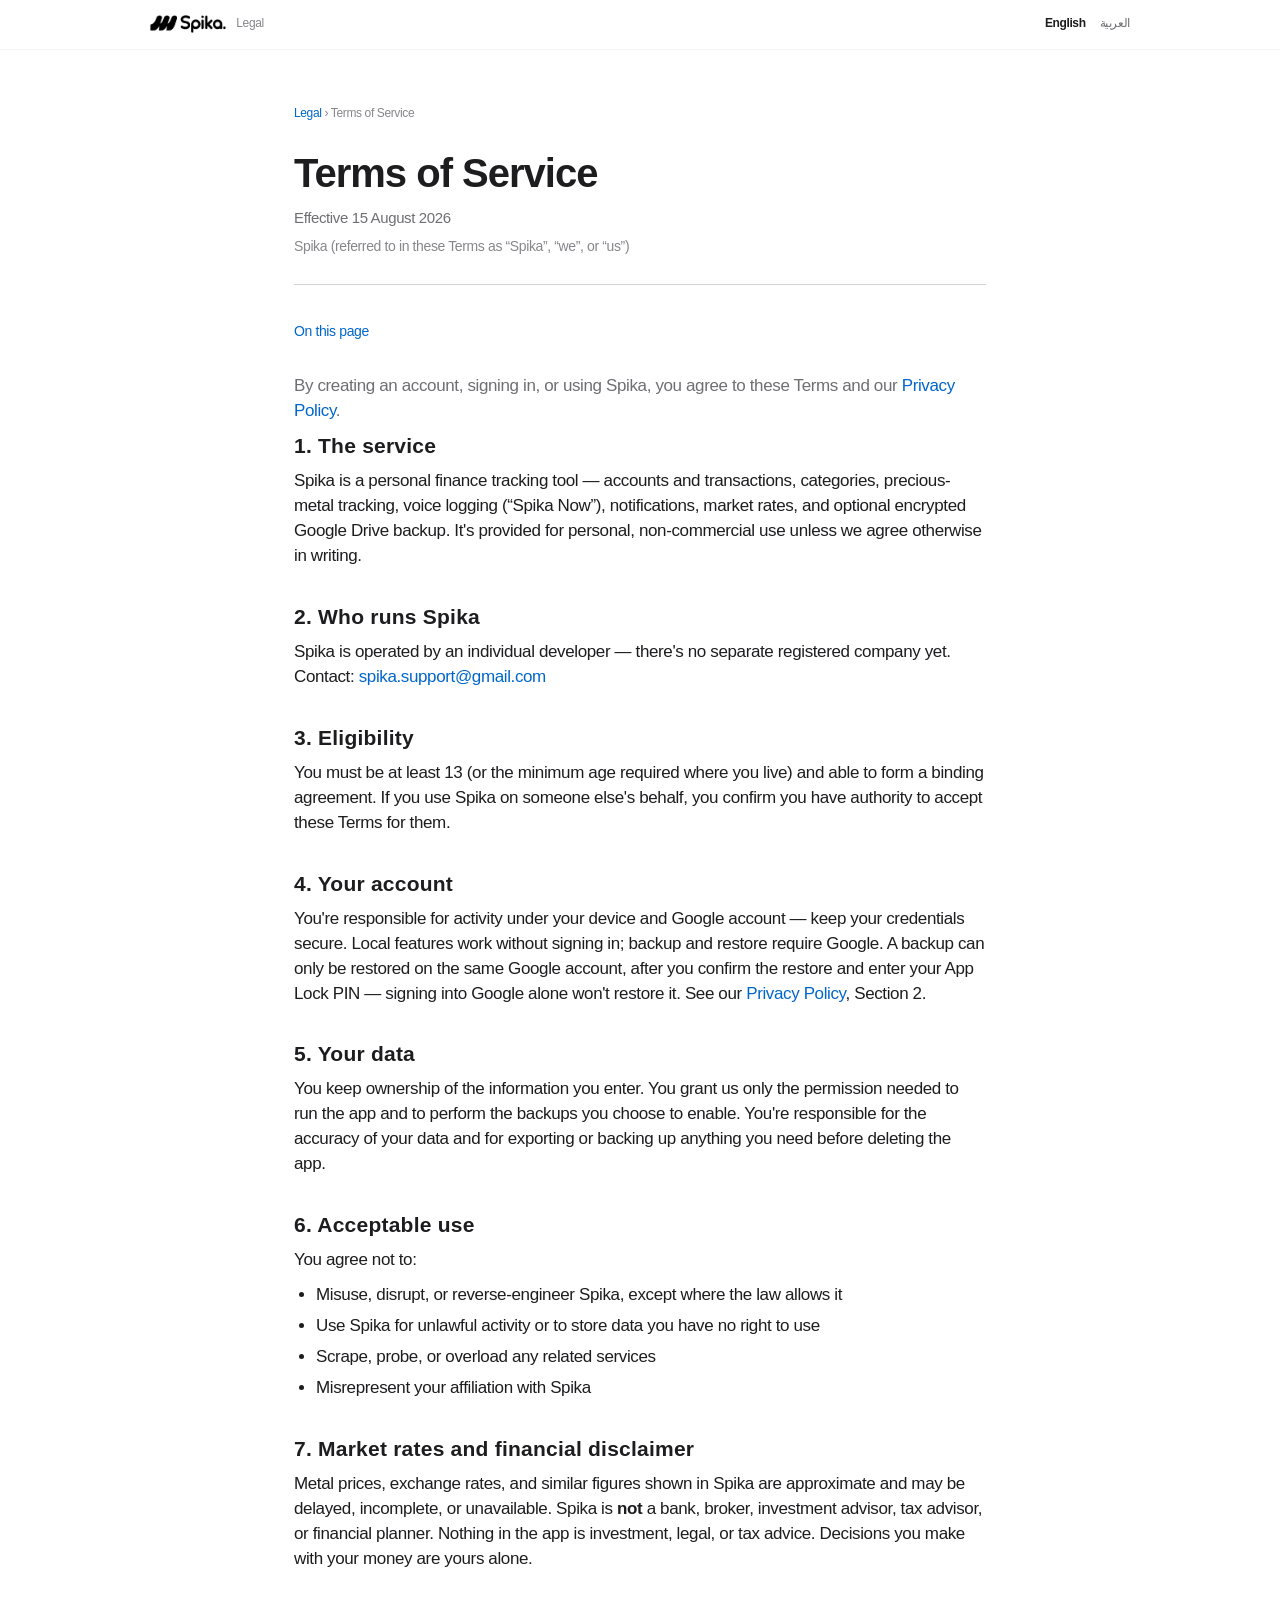
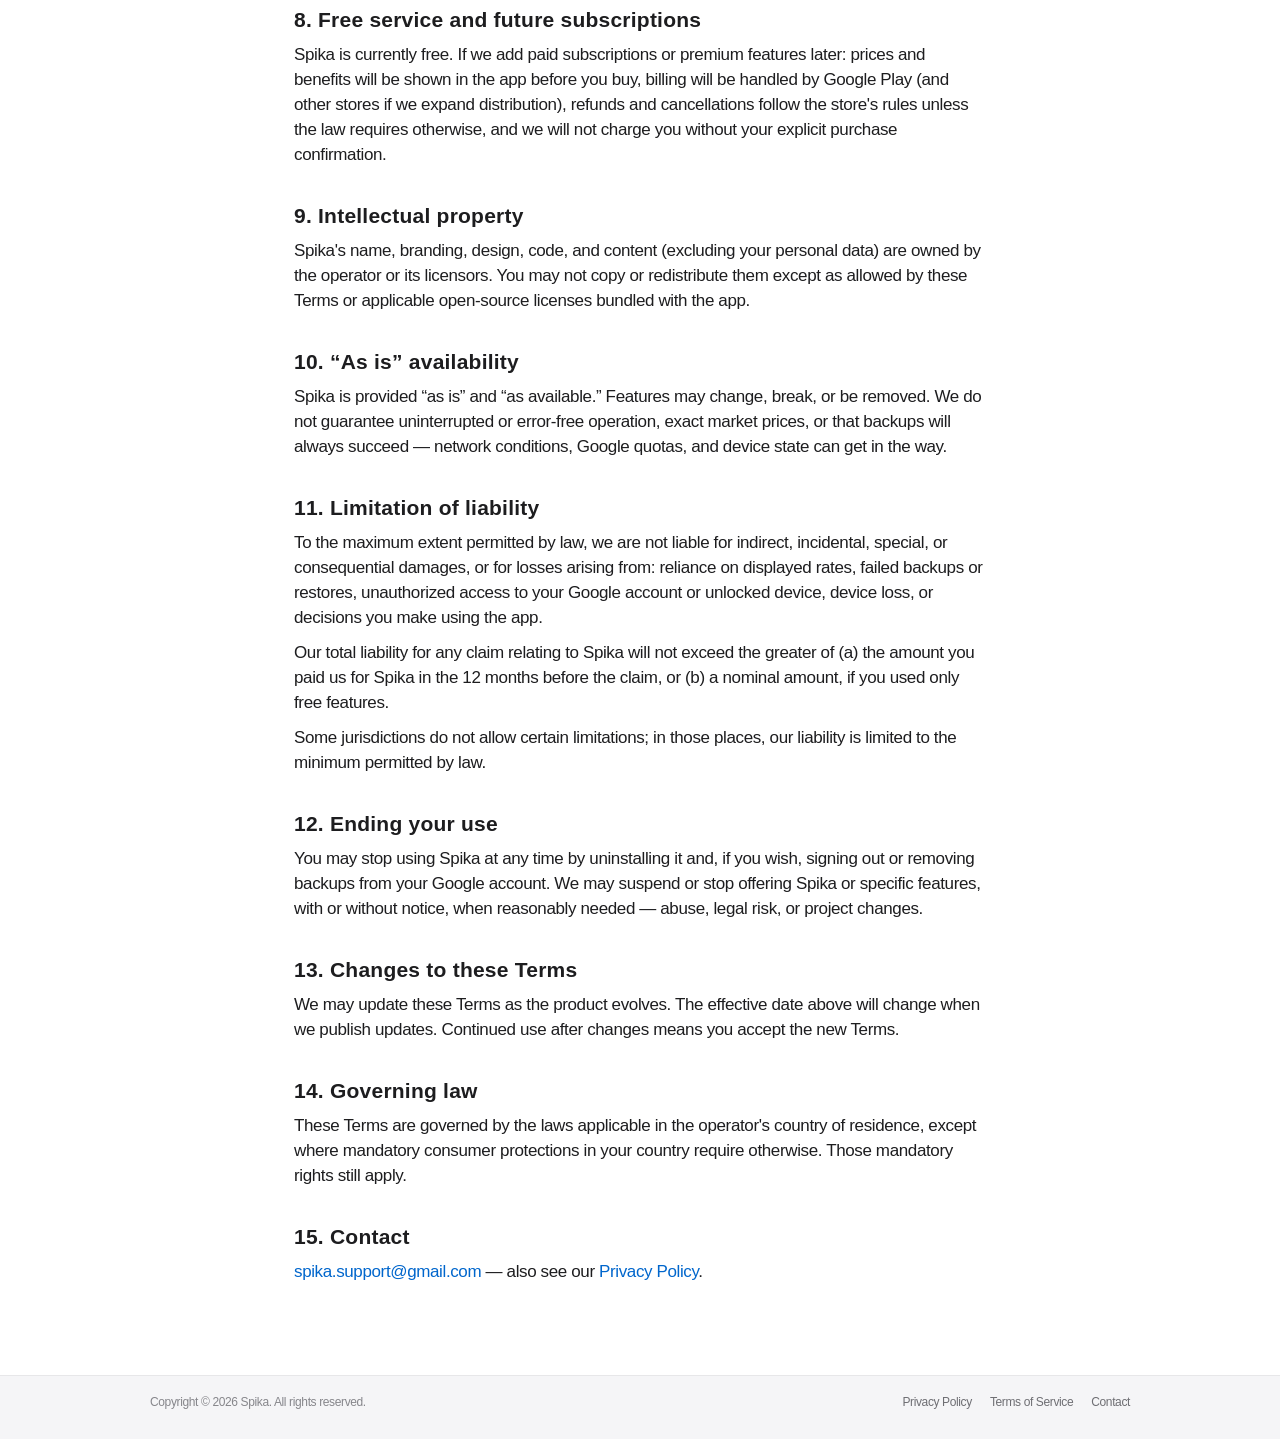
<file: terms.html>
<!DOCTYPE html>
<html lang="en">
<head>
  <meta charset="utf-8" />
  <meta name="viewport" content="width=device-width, initial-scale=1" />
  <title>Spika — Terms of Service</title>
  <meta name="description" content="Terms of Service for the Spika personal expense tracker app." />
  <link rel="icon" href="brand/spika_mark_light.png" type="image/png" />
  <link rel="stylesheet" href="styles.css" />
</head>
<body>
  <header class="nav">
    <div class="nav-inner">
      <a class="brand" href="index.html" aria-label="Spika Legal">
        <img class="nav-wordmark" src="brand/spika_wordmark_light.png" alt="Spika" />
        <span class="brand-sub">Legal</span>
      </a>
      <nav class="lang" aria-label="Language">
        <a class="active" href="terms.html">English</a>
        <a href="terms-ar.html">العربية</a>
      </nav>
    </div>
  </header>
  <main class="shell">
    <p class="breadcrumb">
      <a href="index.html">Legal</a>
      <span aria-hidden="true"> › </span>
      Terms of Service
    </p>

    <header class="doc-head">
      <h1>Terms of Service</h1>
      <p class="doc-date">Effective 15 August 2026</p>
      <p class="doc-submeta">Spika (referred to in these Terms as “Spika”, “we”, or “us”)</p>
    </header>

    <article class="paper">
      <p>
        By creating an account, signing in, or using Spika, you agree to these Terms and our
        <a href="privacy.html">Privacy Policy</a>.
      </p>

      <h2>1. The service</h2>
      <p>
        Spika is a personal finance tracking tool — accounts and transactions, categories,
        precious-metal tracking, voice logging (“Spika Now”), notifications, market rates, and
        optional encrypted Google Drive backup. It's provided for personal, non-commercial use
        unless we agree otherwise in writing.
      </p>

      <h2>2. Who runs Spika</h2>
      <p>
        Spika is operated by an individual developer — there's no separate registered company
        yet. Contact: <a href="mailto:spika.support@gmail.com">spika.support@gmail.com</a>
      </p>

      <h2>3. Eligibility</h2>
      <p>
        You must be at least 13 (or the minimum age required where you live) and able to form a
        binding agreement. If you use Spika on someone else's behalf, you confirm you have
        authority to accept these Terms for them.
      </p>

      <h2>4. Your account</h2>
      <p>
        You're responsible for activity under your device and Google account — keep your
        credentials secure. Local features work without signing in; backup and restore require
        Google. A backup can only be restored on the same Google account, after you confirm the
        restore and enter your App Lock PIN — signing into Google alone won't restore it. See our
        <a href="privacy.html">Privacy Policy</a>, Section 2.
      </p>

      <h2>5. Your data</h2>
      <p>
        You keep ownership of the information you enter. You grant us only the permission needed
        to run the app and to perform the backups you choose to enable. You're responsible for
        the accuracy of your data and for exporting or backing up anything you need before
        deleting the app.
      </p>

      <h2>6. Acceptable use</h2>
      <p>You agree not to:</p>
      <ul>
        <li>Misuse, disrupt, or reverse-engineer Spika, except where the law allows it</li>
        <li>Use Spika for unlawful activity or to store data you have no right to use</li>
        <li>Scrape, probe, or overload any related services</li>
        <li>Misrepresent your affiliation with Spika</li>
      </ul>

      <h2>7. Market rates and financial disclaimer</h2>
      <p>
        Metal prices, exchange rates, and similar figures shown in Spika are approximate and may
        be delayed, incomplete, or unavailable. Spika is <strong>not</strong> a bank, broker,
        investment advisor, tax advisor, or financial planner. Nothing in the app is investment,
        legal, or tax advice. Decisions you make with your money are yours alone.
      </p>

      <h2>8. Free service and future subscriptions</h2>
      <p>
        Spika is currently free. If we add paid subscriptions or premium features later: prices
        and benefits will be shown in the app before you buy, billing will be handled by Google
        Play (and other stores if we expand distribution), refunds and cancellations follow the
        store's rules unless the law requires otherwise, and we will not charge you without your
        explicit purchase confirmation.
      </p>

      <h2>9. Intellectual property</h2>
      <p>
        Spika's name, branding, design, code, and content (excluding your personal data) are
        owned by the operator or its licensors. You may not copy or redistribute them except as
        allowed by these Terms or applicable open-source licenses bundled with the app.
      </p>

      <h2>10. “As is” availability</h2>
      <p>
        Spika is provided “as is” and “as available.” Features may change, break, or be removed.
        We do not guarantee uninterrupted or error-free operation, exact market prices, or that
        backups will always succeed — network conditions, Google quotas, and device state can get
        in the way.
      </p>

      <h2>11. Limitation of liability</h2>
      <p>
        To the maximum extent permitted by law, we are not liable for indirect, incidental,
        special, or consequential damages, or for losses arising from: reliance on displayed
        rates, failed backups or restores, unauthorized access to your Google account or unlocked
        device, device loss, or decisions you make using the app.
      </p>
      <p>
        Our total liability for any claim relating to Spika will not exceed the greater of (a)
        the amount you paid us for Spika in the 12 months before the claim, or (b) a nominal
        amount, if you used only free features.
      </p>
      <p>
        Some jurisdictions do not allow certain limitations; in those places, our liability is
        limited to the minimum permitted by law.
      </p>

      <h2>12. Ending your use</h2>
      <p>
        You may stop using Spika at any time by uninstalling it and, if you wish, signing out or
        removing backups from your Google account. We may suspend or stop offering Spika or
        specific features, with or without notice, when reasonably needed — abuse, legal risk, or
        project changes.
      </p>

      <h2>13. Changes to these Terms</h2>
      <p>
        We may update these Terms as the product evolves. The effective date above will change
        when we publish updates. Continued use after changes means you accept the new Terms.
      </p>

      <h2>14. Governing law</h2>
      <p>
        These Terms are governed by the laws applicable in the operator's country of residence,
        except where mandatory consumer protections in your country require otherwise. Those
        mandatory rights still apply.
      </p>

      <h2>15. Contact</h2>
      <p>
        <a href="mailto:spika.support@gmail.com">spika.support@gmail.com</a> — also see our
        <a href="privacy.html">Privacy Policy</a>.
      </p>
    </article>
  </main>
  <footer class="site-foot">
    <div class="site-foot-inner">
      <span>Copyright © 2026 Spika. All rights reserved.</span>
      <nav class="site-foot-links" aria-label="Legal documents">
        <a href="privacy.html">Privacy Policy</a>
        <a href="terms.html">Terms of Service</a>
        <a href="mailto:spika.support@gmail.com">Contact</a>
      </nav>
    </div>
  </footer>
  <script src="legal.js" defer></script>
</body>
</html>
</file>
<file: styles.css>
@import url("https://fonts.googleapis.com/css2?family=IBM+Plex+Sans+Arabic:wght@400;500;600;700&display=swap");

:root {
  --bg: #fff;
  --foot: #f5f5f7;
  --text: #1d1d1f;
  --muted: #6e6e73;
  --faint: #86868b;
  --line: #d2d2d7;
  --link: #0066cc;
  --read: 692px;
  --wide: 980px;
}

*,
*::before,
*::after {
  box-sizing: border-box;
}

html {
  scroll-behavior: smooth;
}

body {
  margin: 0;
  min-height: 100vh;
  color: var(--text);
  background: var(--bg);
  font-family: -apple-system, BlinkMacSystemFont, "SF Pro Text", "Helvetica Neue", "Segoe UI", sans-serif;
  font-size: 17px;
  line-height: 1.47;
  letter-spacing: -0.022em;
  -webkit-font-smoothing: antialiased;
}

body[dir="rtl"] {
  font-family: "IBM Plex Sans Arabic", -apple-system, BlinkMacSystemFont, "Segoe UI", sans-serif;
  letter-spacing: 0;
}

.bg {
  display: none;
}

.nav {
  position: sticky;
  top: 0;
  z-index: 10;
  background: rgba(255, 255, 255, 0.55);
  border-bottom: 1px solid rgba(255, 255, 255, 0.45);
  box-shadow: 0 1px 0 rgba(0, 0, 0, 0.04);
  backdrop-filter: blur(32px) saturate(180%);
  -webkit-backdrop-filter: blur(32px) saturate(180%);
}

.nav-inner {
  width: min(var(--wide), calc(100% - 40px));
  height: 48px;
  margin: 0 auto;
  display: flex;
  align-items: center;
  justify-content: space-between;
}

.brand {
  display: inline-flex;
  align-items: center;
  gap: 10px;
  text-decoration: none;
  color: var(--text);
}

.nav-wordmark {
  height: 18px;
  width: auto;
  display: block;
}

.brand-sub {
  color: var(--faint);
  font-size: 12px;
  font-weight: 500;
}

.lang {
  display: flex;
  gap: 14px;
  font-size: 12px;
}

.lang a {
  color: var(--muted);
  text-decoration: none;
}

.lang a:hover,
.lang a.active {
  color: var(--text);
}

.lang a.active {
  font-weight: 600;
}

.shell {
  width: min(var(--read), calc(100% - 40px));
  margin: 0 auto;
  padding: 56px 0 80px;
}

.legal-hub h1,
.doc-head h1 {
  margin: 0;
  font-size: 40px;
  font-weight: 600;
  letter-spacing: -0.025em;
  line-height: 1.1;
}

.legal-eyebrow {
  margin: 0 0 8px;
  color: var(--muted);
  font-size: 12px;
  font-weight: 600;
}

.legal-hub .lead,
.doc-submeta {
  margin: 16px 0 0;
  max-width: 560px;
  color: var(--muted);
  font-size: 17px;
  font-weight: 400;
  line-height: 1.47;
}

.effective,
.doc-date {
  display: block;
  margin: 12px 0 0;
  color: var(--muted);
  font-size: 15px;
  font-weight: 500;
  line-height: 1.4;
}

.doc-submeta {
  margin-top: 8px;
  font-size: 14px;
  color: var(--faint);
}

.doc-list {
  margin: 40px 0 0;
  padding: 0;
  list-style: none;
  border-top: 1px solid var(--line);
}

.doc-list li {
  border-bottom: 1px solid var(--line);
}

.doc-list a {
  display: flex;
  align-items: baseline;
  justify-content: space-between;
  gap: 24px;
  padding: 18px 0;
  text-decoration: none;
  color: inherit;
}

.doc-list a:hover .doc-list-title {
  color: var(--link);
}

.doc-list-title {
  display: block;
  font-size: 17px;
  font-weight: 400;
  color: var(--link);
}

.doc-list-desc {
  display: block;
  margin-top: 4px;
  color: var(--muted);
  font-size: 14px;
  line-height: 1.4;
}

.doc-list-chevron {
  color: var(--faint);
  font-size: 17px;
  flex: none;
}

.hub-contact {
  margin-top: 36px;
  color: var(--muted);
  font-size: 14px;
}

.hub-contact a,
.paper a,
.breadcrumb a,
.site-foot a {
  color: var(--link);
  text-decoration: none;
}

.hub-contact a:hover,
.paper a:hover,
.breadcrumb a:hover,
.site-foot a:hover {
  text-decoration: underline;
  text-underline-offset: 2px;
}

.breadcrumb {
  margin: 0 0 28px;
  color: var(--faint);
  font-size: 12px;
}

.doc-head {
  margin-bottom: 36px;
  padding-bottom: 28px;
  border-bottom: 1px solid var(--line);
}

.doc-toc {
  margin: 0 0 32px;
}

.doc-toc summary {
  color: var(--link);
  font-size: 14px;
  cursor: pointer;
  list-style: none;
}

.doc-toc summary::-webkit-details-marker {
  display: none;
}

.doc-toc-list {
  margin: 12px 0 0;
  padding: 0;
  list-style: none;
  columns: 2;
  column-gap: 32px;
}

.doc-toc-list a {
  display: block;
  padding: 4px 0;
  color: var(--muted);
  font-size: 13px;
  text-decoration: none;
}

.doc-toc-list a:hover {
  color: var(--link);
}

@media (max-width: 560px) {
  .legal-hub h1,
  .doc-head h1 {
    font-size: 32px;
  }

  .doc-toc-list {
    columns: 1;
  }
}

.paper {
  color: var(--text);
}

.paper > p:first-of-type {
  margin-top: 0;
  color: var(--muted);
}

.paper h2 {
  margin: 36px 0 10px;
  font-size: 21px;
  font-weight: 600;
  letter-spacing: 0.011em;
  line-height: 1.19;
  scroll-margin-top: 72px;
}

.paper h2:first-of-type {
  margin-top: 0;
}

.paper p {
  margin: 10px 0;
}

.paper ul {
  margin: 8px 0 12px;
  padding-inline-start: 22px;
}

.paper li {
  margin: 6px 0;
}

.paper strong {
  font-weight: 600;
}

.paper code {
  font-family: ui-monospace, "SF Mono", Menlo, monospace;
  font-size: 0.9em;
}

.doc-callout {
  margin-top: 40px;
  padding-top: 24px;
  border-top: 1px solid var(--line);
  font-size: 14px;
  color: var(--muted);
}

.doc-callout p {
  margin: 0;
}

.site-foot {
  background: var(--foot);
  border-top: 1px solid rgba(0, 0, 0, 0.06);
}

.site-foot-inner {
  width: min(var(--wide), calc(100% - 40px));
  margin: 0 auto;
  padding: 18px 0 28px;
  display: flex;
  flex-wrap: wrap;
  justify-content: space-between;
  gap: 12px 24px;
  color: var(--faint);
  font-size: 12px;
}

.site-foot-links {
  display: flex;
  flex-wrap: wrap;
  gap: 8px 18px;
}

.site-foot a {
  color: var(--muted);
}

@media print {
  .nav,
  .doc-toc,
  .site-foot,
  .breadcrumb {
    display: none !important;
  }
}
</file>
